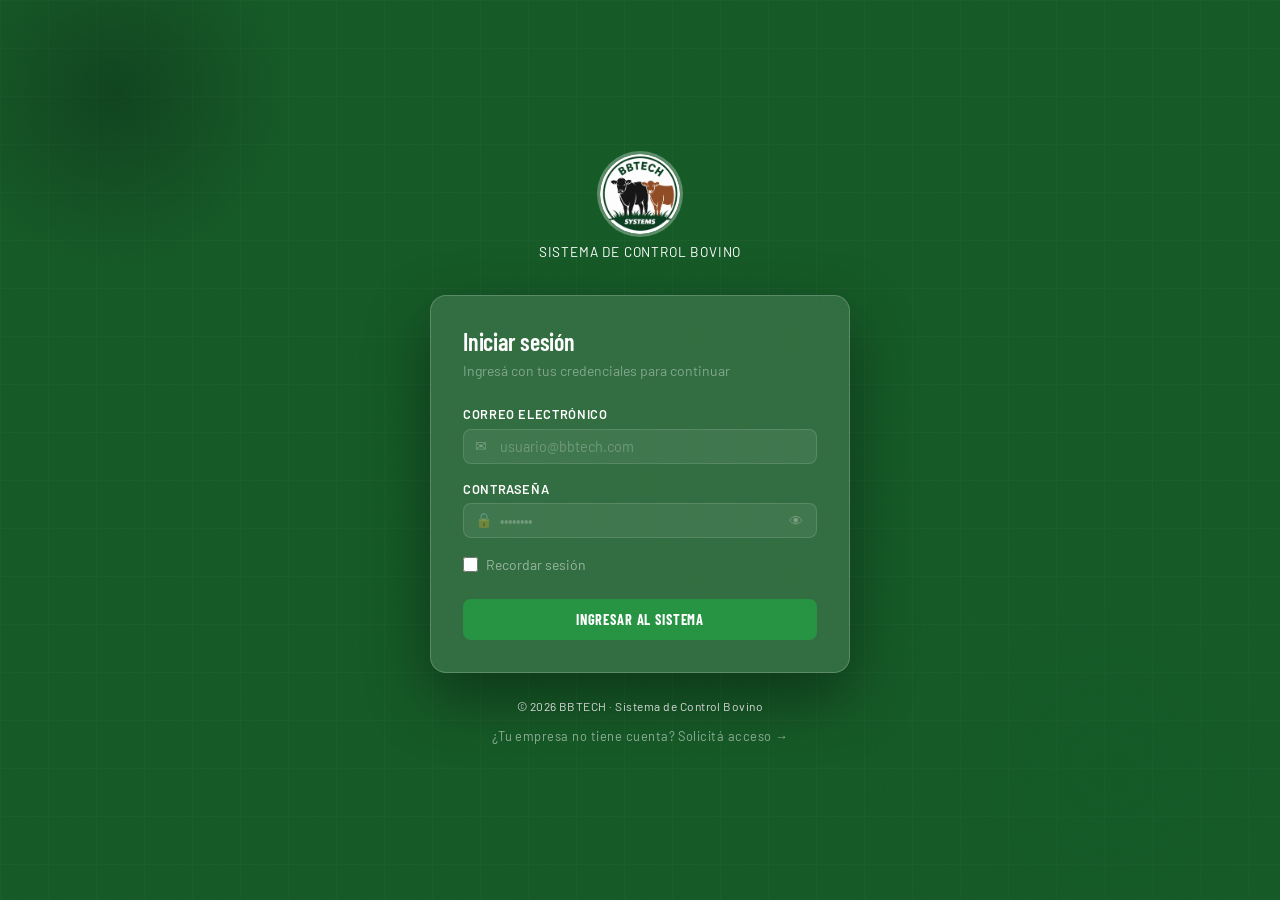
<file: index.html>
<!DOCTYPE html>
<html lang="es">

<head>
  <meta charset="UTF-8">
  <meta name="viewport" content="width=device-width, initial-scale=1.0">
  <title>BBTECH — Iniciar Sesión</title>
  <link rel="icon"
    href="data:image/svg+xml,<svg xmlns='http://www.w3.org/2000/svg' viewBox='0 0 100 100'><text y='.9em' font-size='90'>🐄</text></svg>">
  <link rel="stylesheet" href="css/main.css">
  <link rel="stylesheet" href="css/login.css">
</head>

<body class="login-page">

  <div class="login-bg" aria-hidden="true">
    <div class="login-bg-grid"></div>
    <div class="login-bg-circle1"></div>
    <div class="login-bg-circle2"></div>
  </div>

  <div class="login-container">
    <div class="login-header">
      <div style="display:flex;flex-direction:column;align-items:center;gap:12px">
        <a href="landing.html">
          <img src="assets/logo.png" alt="BBTECH Logo" class="login-logo-img"
            onerror="this.style.display='none';document.getElementById('login-logo-fallback').style.display='flex'">
        </a>
        <div id="login-logo-fallback" style="display:none;align-items:center;gap:12px">
          <a href="landing.html">
            <div class="login-logo-icon" aria-hidden="true">🐄</div>
          </a>
          <span class="login-logo-text">BBTECH</span>
        </div>
      </div>
      <div class="login-tagline" style="margin-top:8px">Sistema de Control Bovino</div>
    </div>

    <div class="login-card">
      <h2>Iniciar sesión</h2>
      <p class="subtitle">Ingresá con tus credenciales para continuar</p>

      <div class="login-error hidden" id="login-error" role="alert">
        <span>⚠</span>
        <span id="login-error-msg"></span>
      </div>

      <form class="login-form" id="login-form" novalidate autocomplete="on">
        <div class="form-group">
          <label class="form-label" for="email">Correo electrónico</label>
          <div class="login-input-wrapper">
            <span class="login-input-icon">✉</span>
            <input class="input" type="email" id="email" name="email" autocomplete="email"
              placeholder="usuario@bbtech.com" required maxlength="100">
          </div>
        </div>

        <div class="form-group">
          <label class="form-label" for="password">Contraseña</label>
          <div class="login-input-wrapper">
            <span class="login-input-icon">🔒</span>
            <input class="input" type="password" id="password" name="password" autocomplete="current-password"
              placeholder="••••••••" required maxlength="128">
            <button type="button" class="login-toggle-pw" id="toggle-pw" aria-label="Mostrar contraseña">
              <span id="eye-icon">👁</span>
            </button>
          </div>
        </div>

        <label class="remember-me">
          <input type="checkbox" id="remember-me" name="remember">
          Recordar sesión
        </label>

        <button type="submit" class="login-submit" id="login-btn">
          Ingresar al sistema
        </button>
      </form>
    </div>

    <div class="login-footer">
      <p>© 2026 BBTECH · Sistema de Control Bovino</p>
      <p style="margin-top:12px">
        <a href="registro.html" style="color:rgba(255,255,255,.55);text-decoration:none;font-size:.8rem;transition:color .15s"
          onmouseover="this.style.color='rgba(255,255,255,.9)'" onmouseout="this.style.color='rgba(255,255,255,.55)'">
          ¿Tu empresa no tiene cuenta? Solicitá acceso →
        </a>
      </p>
    </div>
  </div>

  <!-- store.js PRIMERO, luego el script inline — orden garantizado al final del body -->
  <script src="js/store.js"></script>
  <script>
    (function () {
      'use strict';

      if (BBT.Auth.isLoggedIn()) {
        // Decodificar el JWT para saber el rol sin hacer un request async
        var tok = localStorage.getItem('bbtech_token') || sessionStorage.getItem('bbtech_token');
        var rol = null;
        try { rol = JSON.parse(atob(tok.split('.')[1])).rol; } catch(e) {}
        window.location.href = rol === 'superadmin' ? 'superadmin.html' : 'app.html';
        return;
      }

      var form = document.getElementById('login-form');
      var emailEl = document.getElementById('email');
      var pwEl = document.getElementById('password');
      var errorEl = document.getElementById('login-error');
      var errorMsg = document.getElementById('login-error-msg');
      var btn = document.getElementById('login-btn');
      var togglePw = document.getElementById('toggle-pw');
      var eyeIcon = document.getElementById('eye-icon');
      var remember = document.getElementById('remember-me');

      function showError(msg) {
        errorMsg.textContent = msg;
        errorEl.classList.remove('hidden');
      }

      togglePw.addEventListener('click', function () {
        if (pwEl.type === 'password') {
          pwEl.type = 'text';
          eyeIcon.textContent = '🙈';
        } else {
          pwEl.type = 'password';
          eyeIcon.textContent = '👁';
        }
      });

      [emailEl, pwEl].forEach(function (el) {
        el.addEventListener('input', function () {
          errorEl.classList.add('hidden');
        });
      });

      form.addEventListener('submit', function (e) {
        e.preventDefault();

        var email = emailEl.value.trim();
        var password = pwEl.value;

        if (!email || !password) {
          showError('Completá todos los campos.');
          return;
        }

        btn.disabled = true;
        btn.textContent = 'Verificando...';
        errorEl.classList.add('hidden');

        BBT.Auth.login(email, password, remember.checked).then(function (res) {
          if (res.ok) {
            btn.textContent = '✓ Ingresando...';
            // Superadmin va a su panel separado
            if (res.user && res.user.rol === 'superadmin') {
              window.location.href = 'superadmin.html';
            } else {
              window.location.href = 'app.html';
            }
          } else {
            showError(res.error || 'Credenciales incorrectas.');
            btn.disabled = false;
            btn.textContent = 'Ingresar al sistema';
          }
        }).catch(function () {
          showError('Error de conexión. Verificá tu internet.');
          btn.disabled = false;
          btn.textContent = 'Ingresar al sistema';
        });
      });

    })();
  </script>

</body>

</html>
</file>
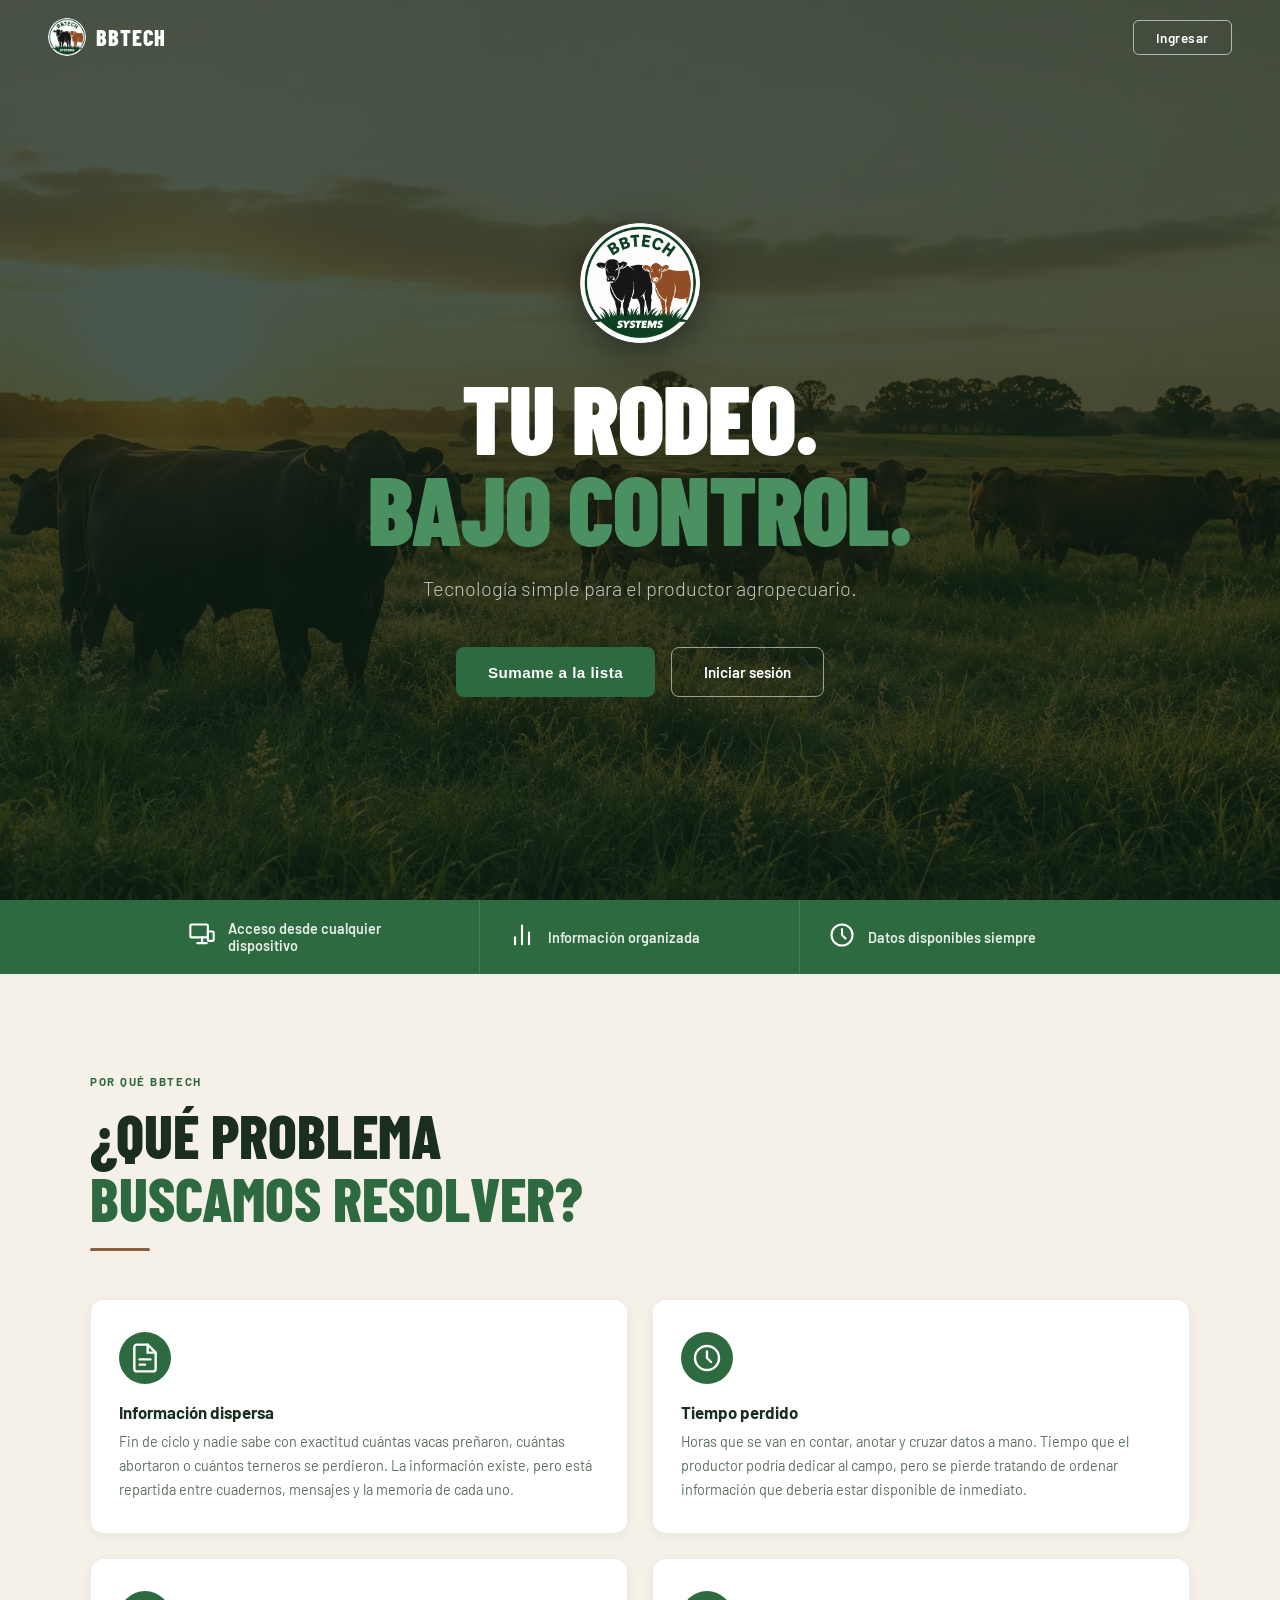
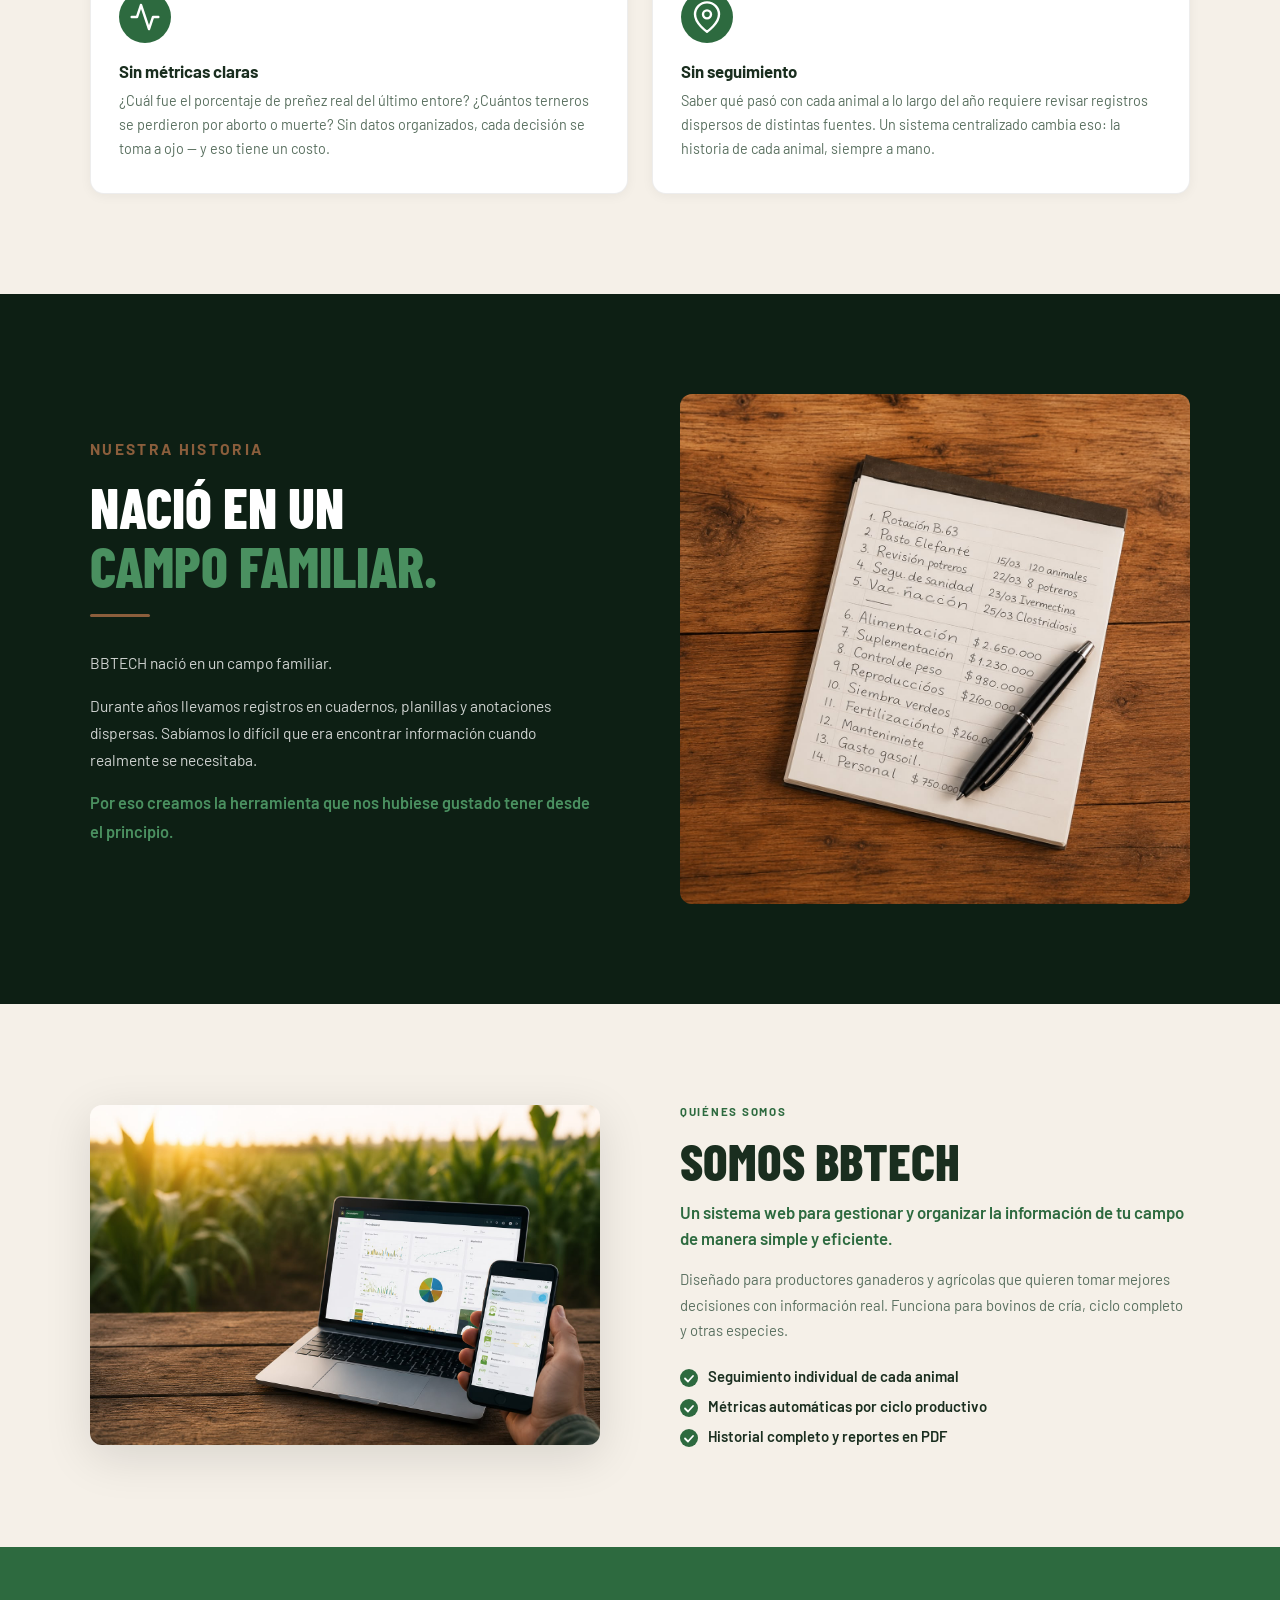
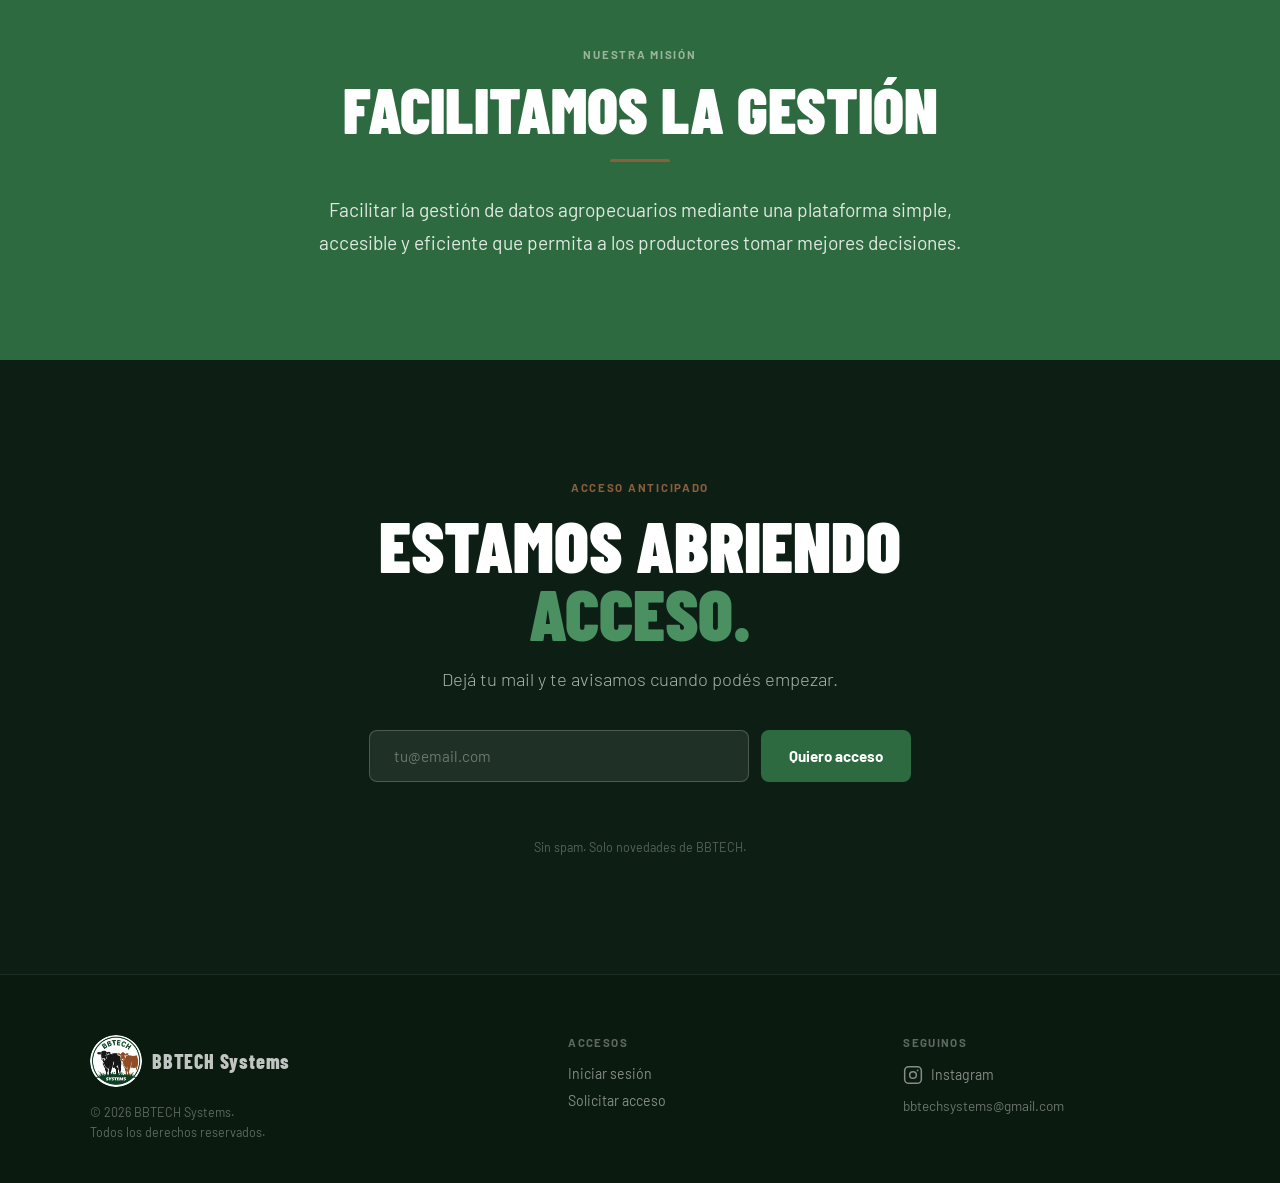
<file: landing.html>
<!DOCTYPE html>
<html lang="es">
<head>
  <meta charset="UTF-8">
  <meta name="viewport" content="width=device-width, initial-scale=1.0">
  <title>BBTECH Systems — Gestión Agropecuaria</title>
  <meta name="description" content="Tecnología simple para el productor agropecuario. Seguimiento de animales, métricas automáticas y reportes en PDF.">
  <link rel="icon" href="data:image/svg+xml,<svg xmlns='http://www.w3.org/2000/svg' viewBox='0 0 100 100'><text y='.9em' font-size='90'>🐄</text></svg>">
  <link rel="preconnect" href="https://fonts.googleapis.com">
  <link rel="preconnect" href="https://fonts.gstatic.com" crossorigin>
  <link href="https://fonts.googleapis.com/css2?family=Barlow:wght@300;400;600;700;800;900&family=Barlow+Condensed:wght@700;800;900&display=swap" rel="stylesheet">
  <style>
    /* ── Reset & variables ───────────────────────────────────── */
    *, *::before, *::after { box-sizing: border-box; margin: 0; padding: 0; }

    :root {
      --verde-oscuro: #0d1f14;
      --verde:        #2d6a3f;
      --verde-claro:  #4a9060;
      --marron:       #8B5E3C;
      --crema:        #f5f0e8;
      --texto-oscuro: #1a2e1f;
      --texto-claro:  #e8f0eb;
      --blanco:       #ffffff;
    }

    html { scroll-behavior: smooth; }

    body {
      font-family: 'Barlow', sans-serif;
      font-weight: 400;
      color: var(--texto-oscuro);
      background: var(--verde-oscuro);
      overflow-x: hidden;
    }

    img { display: block; max-width: 100%; }
    a { text-decoration: none; color: inherit; }

    /* ── Navbar ──────────────────────────────────────────────── */
    .navbar {
      position: fixed; top: 0; left: 0; right: 0; z-index: 100;
      display: flex; align-items: center; justify-content: space-between;
      padding: 18px 48px;
      transition: background .3s ease, backdrop-filter .3s ease, padding .3s ease;
    }
    .navbar.scrolled {
      background: rgba(13,31,20,0.95);
      backdrop-filter: blur(12px);
      padding: 12px 48px;
    }
    .navbar-logo {
      display: flex; align-items: center; gap: 10px;
      color: var(--blanco); font-family: 'Barlow Condensed', sans-serif;
      font-weight: 800; font-size: 1.4rem; letter-spacing: .04em;
    }
    .navbar-logo img {
      width: 38px; height: 38px; border-radius: 50%;
      object-fit: cover;
    }
    .navbar-logo .logo-fallback {
      width: 38px; height: 38px; border-radius: 50%;
      background: var(--verde); display: flex; align-items: center;
      justify-content: center; font-size: 1.1rem;
    }
    .btn-nav {
      display: inline-block;
      border: 1.5px solid rgba(255,255,255,.6);
      color: var(--blanco);
      padding: 8px 22px; border-radius: 6px;
      font-family: 'Barlow', sans-serif;
      font-weight: 600; font-size: .85rem; letter-spacing: .04em;
      transition: background .2s, border-color .2s, color .2s;
    }
    .btn-nav:hover {
      background: var(--blanco); color: var(--verde-oscuro);
      border-color: var(--blanco);
    }

    /* ── Hero ────────────────────────────────────────────────── */
    .hero {
      position: relative; min-height: 100vh;
      display: flex; flex-direction: column;
      align-items: center; justify-content: center;
      text-align: center;
      padding: 120px 24px 100px;
    }
    .hero-bg {
      position: absolute; inset: 0; z-index: 0;
      background: linear-gradient(135deg, #0d1f14 0%, #1a3d24 100%);
      overflow: hidden;
    }
    .hero-bg img {
      width: 100%; height: 100%;
      object-fit: cover; object-position: center;
      opacity: 1;
    }
    .hero-overlay {
      position: absolute; inset: 0;
      background: rgba(13,31,20,0.75);
    }
    .hero-content {
      position: relative; z-index: 1;
      max-width: 820px; margin: 0 auto;
    }
    .hero-logo {
      width: 120px; height: 120px;
      border-radius: 50%; object-fit: cover;
      margin: 0 auto 28px;
      box-shadow: 0 8px 40px rgba(0,0,0,.45);
    }
    .hero-logo-fallback {
      width: 120px; height: 120px; border-radius: 50%;
      background: var(--verde); margin: 0 auto 28px;
      display: flex; align-items: center;
      justify-content: center; font-size: 3rem;
      box-shadow: 0 8px 40px rgba(0,0,0,.45);
    }
    .hero-title {
      font-family: 'Barlow Condensed', sans-serif;
      font-weight: 900; text-transform: uppercase;
      font-size: clamp(52px, 8vw, 96px);
      line-height: .95; letter-spacing: -.01em;
      color: var(--blanco);
      margin-bottom: 20px;
    }
    .hero-title .accent { color: var(--verde-claro); }
    .hero-sub {
      font-weight: 300; font-size: 1.25rem;
      color: rgba(255,255,255,.72); margin-bottom: 44px;
      line-height: 1.5;
    }
    .hero-btns {
      display: flex; gap: 16px; justify-content: center;
      flex-wrap: wrap;
    }
    .btn-primary {
      display: inline-block;
      background: var(--verde); color: var(--blanco);
      padding: 16px 32px; border-radius: 8px;
      font-weight: 700; font-size: .95rem; letter-spacing: .03em;
      transition: background .2s, transform .15s;
      border: none; cursor: pointer;
    }
    .btn-primary:hover { background: var(--verde-claro); transform: translateY(-1px); }
    .btn-outline-white {
      display: inline-block;
      border: 1.5px solid rgba(255,255,255,.55);
      color: var(--blanco);
      padding: 15px 32px; border-radius: 8px;
      font-weight: 600; font-size: .95rem;
      transition: background .2s, border-color .2s, color .2s, transform .15s;
    }
    .btn-outline-white:hover {
      background: var(--blanco); color: var(--verde-oscuro);
      border-color: var(--blanco); transform: translateY(-1px);
    }

    /* Hero strip */
    .hero-strip {
      background: var(--verde);
      display: flex; justify-content: center; gap: 0;
    }
    .strip-item {
      flex: 1; max-width: 320px;
      display: flex; align-items: center; gap: 12px;
      padding: 20px 28px;
      border-right: 1px solid rgba(255,255,255,.12);
      color: rgba(255,255,255,.88);
      font-weight: 600; font-size: .9rem;
    }
    .strip-item:last-child { border-right: none; }
    .strip-icon {
      font-size: 1.3rem; flex-shrink: 0;
    }

    /* ── Sección helper: etiqueta pequeña ────────────────────── */
    .sec-label {
      font-size: .72rem; font-weight: 700;
      letter-spacing: .15em; text-transform: uppercase;
      margin-bottom: 16px;
    }
    .sec-label.verde  { color: var(--verde); }
    .sec-label.marron { color: var(--marron); }
    .sec-label.crema  { color: rgba(245,240,232,.55); }

    .deco-line {
      width: 60px; height: 3px;
      background: var(--marron);
      border-radius: 2px; margin: 18px 0 32px;
    }
    .deco-line.centered { margin-left: auto; margin-right: auto; }

    /* ── Sección 2 — El problema ─────────────────────────────── */
    .sec-problema {
      background: var(--crema);
      padding: 100px 48px;
    }
    .sec-problema-inner {
      max-width: 1100px; margin: 0 auto;
    }
    .problema-title {
      font-family: 'Barlow Condensed', sans-serif;
      font-weight: 800; text-transform: uppercase;
      font-size: clamp(36px, 5vw, 60px);
      color: var(--texto-oscuro); line-height: 1.05;
      margin-bottom: 0;
    }
    .problema-title .verde { color: var(--verde); }

    .problema-grid {
      display: grid;
      grid-template-columns: repeat(2, 1fr);
      gap: 24px; margin-top: 48px;
    }
    .problema-card {
      background: var(--blanco);
      border: 1px solid rgba(0,0,0,.07);
      border-radius: 14px;
      padding: 32px 28px;
      box-shadow: 0 2px 12px rgba(0,0,0,.05);
      transition: transform .25s ease, box-shadow .25s ease;
    }
    .problema-card:hover {
      transform: translateY(-4px);
      box-shadow: 0 8px 32px rgba(0,0,0,.10);
    }
    .problema-icon-wrap {
      width: 52px; height: 52px; border-radius: 50%;
      background: var(--verde); display: flex;
      align-items: center; justify-content: center;
      font-size: 1.4rem; margin-bottom: 18px;
    }
    .problema-card h3 {
      font-weight: 700; font-size: 1.05rem;
      color: var(--texto-oscuro); margin-bottom: 8px;
    }
    .problema-card p {
      font-size: .9rem; color: #5a7060;
      line-height: 1.65;
    }

    /* ── Sección 3 — Historia ────────────────────────────────── */
    .sec-historia {
      background: var(--verde-oscuro);
      padding: 100px 48px;
    }
    .sec-historia-inner {
      max-width: 1100px; margin: 0 auto;
      display: grid; grid-template-columns: 1fr 1fr;
      gap: 80px; align-items: center;
    }
    .historia-title {
      font-family: 'Barlow Condensed', sans-serif;
      font-weight: 800; text-transform: uppercase;
      font-size: clamp(36px, 4.5vw, 56px);
      color: var(--blanco); line-height: 1.05;
    }
    .historia-title .verde { color: var(--verde-claro); }
    .historia-texto p {
      font-size: .97rem; color: rgba(255,255,255,.80);
      line-height: 1.75; margin-bottom: 16px;
    }
    .historia-texto p.destacado {
      color: var(--verde-claro); font-weight: 600;
      font-size: 1.02rem;
    }
    .historia-img {
      width: 100%; border-radius: 12px;
      object-fit: cover; min-height: 320px;
    }
    .historia-img-fallback {
      width: 100%; min-height: 320px;
      background: #1a3d24; border-radius: 12px;
      display: flex; align-items: center;
      justify-content: center; font-size: 4rem;
    }

    /* ── Sección 4 — Quiénes somos ──────────────────────────── */
    .sec-quienes {
      background: var(--crema);
      padding: 100px 48px;
    }
    .sec-quienes-inner {
      max-width: 1100px; margin: 0 auto;
      display: grid; grid-template-columns: 1fr 1fr;
      gap: 80px; align-items: center;
    }
    .quienes-img {
      width: 100%; border-radius: 12px;
      object-fit: cover; min-height: 320px;
      box-shadow: 0 12px 48px rgba(0,0,0,.12);
    }
    .quienes-img-fallback {
      width: 100%; min-height: 320px;
      background: #e0d8cc; border-radius: 12px;
      display: flex; align-items: center;
      justify-content: center; font-size: 4rem;
    }
    .quienes-title {
      font-family: 'Barlow Condensed', sans-serif;
      font-weight: 800; text-transform: uppercase;
      font-size: clamp(36px, 4vw, 52px);
      color: var(--texto-oscuro); line-height: 1.05;
      margin-bottom: 12px;
    }
    .quienes-sub {
      font-weight: 600; font-size: 1.05rem;
      color: var(--verde); margin-bottom: 16px;
      line-height: 1.55;
    }
    .quienes-texto {
      font-size: .93rem; color: #5a7060;
      line-height: 1.7; margin-bottom: 24px;
    }
    .check-list { list-style: none; display: flex; flex-direction: column; gap: 10px; }
    .check-list li {
      display: flex; align-items: flex-start; gap: 10px;
      font-size: .93rem; color: var(--texto-oscuro); font-weight: 600;
    }
    .check-list li svg { flex-shrink: 0; margin-top: 2px; }

    /* ── Sección 5 — Misión ──────────────────────────────────── */
    .sec-mision {
      background: var(--verde);
      padding: 100px 48px;
      text-align: center;
    }
    .sec-mision-inner { max-width: 700px; margin: 0 auto; }
    .mision-title {
      font-family: 'Barlow Condensed', sans-serif;
      font-weight: 900; text-transform: uppercase;
      font-size: clamp(40px, 6vw, 64px);
      color: var(--blanco); line-height: 1;
      margin-bottom: 0;
    }
    .mision-texto {
      font-size: 1.2rem; font-weight: 400;
      color: rgba(255,255,255,.85);
      line-height: 1.7; margin-top: 8px;
    }

    /* ── Sección 6 — Email ───────────────────────────────────── */
    .sec-email {
      background: var(--verde-oscuro);
      padding: 120px 48px;
      text-align: center;
    }
    .sec-email-inner { max-width: 640px; margin: 0 auto; }
    .email-title {
      font-family: 'Barlow Condensed', sans-serif;
      font-weight: 900; text-transform: uppercase;
      font-size: clamp(44px, 7vw, 72px);
      color: var(--blanco); line-height: .95;
      margin-bottom: 0;
    }
    .email-title .accent { color: var(--verde-claro); }
    .email-sub {
      font-weight: 300; font-size: 1.15rem;
      color: rgba(255,255,255,.65);
      margin: 20px 0 36px; line-height: 1.5;
    }
    .email-form {
      display: flex; gap: 12px;
      justify-content: center;
    }
    .email-input {
      flex: 1; max-width: 380px;
      background: rgba(255,255,255,.08);
      border: 1.5px solid rgba(255,255,255,.2);
      color: var(--blanco);
      padding: 16px 24px; border-radius: 8px;
      font-family: 'Barlow', sans-serif;
      font-size: .95rem;
      outline: none; transition: border-color .2s;
    }
    .email-input::placeholder { color: rgba(255,255,255,.35); }
    .email-input:focus { border-color: rgba(255,255,255,.5); }
    .btn-email {
      background: var(--verde); color: var(--blanco);
      border: none; cursor: pointer;
      padding: 16px 28px; border-radius: 8px;
      font-family: 'Barlow', sans-serif;
      font-weight: 700; font-size: .95rem;
      white-space: nowrap;
      transition: background .2s, transform .15s;
    }
    .btn-email:hover { background: var(--verde-claro); transform: translateY(-1px); }
    .btn-email:disabled { opacity: .6; cursor: not-allowed; transform: none; }
    .email-msg {
      margin-top: 16px; font-size: .9rem;
      min-height: 22px; font-weight: 600;
    }
    .email-msg.ok    { color: var(--verde-claro); }
    .email-msg.dup   { color: var(--marron); }
    .email-msg.err   { color: #f87171; }
    .email-legal {
      margin-top: 20px; font-size: .78rem;
      color: rgba(255,255,255,.3);
    }

    /* ── Footer ──────────────────────────────────────────────── */
    .footer {
      background: #0a1a0e;
      border-top: 1px solid rgba(255,255,255,.08);
      padding: 60px 48px 40px;
    }
    .footer-inner {
      max-width: 1100px; margin: 0 auto;
      display: grid; grid-template-columns: 1.5fr 1fr 1fr;
      gap: 48px;
    }
    .footer-brand {
      display: flex; flex-direction: column; gap: 12px;
    }
    .footer-logo-wrap {
      display: flex; align-items: center; gap: 10px;
    }
    .footer-logo {
      width: 52px; height: 52px; border-radius: 50%;
      object-fit: cover;
    }
    .footer-logo-fallback {
      width: 52px; height: 52px; border-radius: 50%;
      background: var(--verde);
      display: flex; align-items: center;
      justify-content: center; font-size: 1.4rem;
    }
    .footer-brand-name {
      font-family: 'Barlow Condensed', sans-serif;
      font-weight: 800; font-size: 1.25rem;
      color: rgba(255,255,255,.75); letter-spacing: .04em;
    }
    .footer-copy {
      font-size: .78rem; color: rgba(255,255,255,.35);
      line-height: 1.6; margin-top: 4px;
    }
    .footer-col h4 {
      font-size: .72rem; font-weight: 700; letter-spacing: .12em;
      text-transform: uppercase; color: rgba(255,255,255,.35);
      margin-bottom: 16px;
    }
    .footer-links { display: flex; flex-direction: column; gap: 10px; }
    .footer-links a {
      font-size: .88rem; color: rgba(255,255,255,.5);
      transition: color .15s;
    }
    .footer-links a:hover { color: var(--blanco); }
    .footer-social {
      display: flex; align-items: center; gap: 10px;
      margin-bottom: 12px;
    }
    .footer-social a {
      display: flex; align-items: center; gap: 8px;
      color: rgba(255,255,255,.5); font-size: .88rem;
      transition: color .15s;
    }
    .footer-social a:hover { color: var(--blanco); }
    .footer-email {
      font-size: .85rem; color: rgba(255,255,255,.4);
    }

    /* ── Animations ──────────────────────────────────────────── */
    .anim-fade {
      opacity: 0;
      transform: translateY(30px);
      transition: opacity .6s ease-out, transform .6s ease-out;
    }
    .anim-fade.visible {
      opacity: 1; transform: translateY(0);
    }
    .anim-fade[data-delay="1"] { transition-delay: .1s; }
    .anim-fade[data-delay="2"] { transition-delay: .2s; }
    .anim-fade[data-delay="3"] { transition-delay: .3s; }

    /* ── Responsive ──────────────────────────────────────────── */
    @media (max-width: 1023px) {
      .sec-historia-inner,
      .sec-quienes-inner { grid-template-columns: 1fr; gap: 40px; }

      .sec-historia-inner .historia-img-wrap { order: -1; }

      .footer-inner { grid-template-columns: 1fr 1fr; }
      .footer-brand { grid-column: 1 / -1; }

      .hero-strip { flex-direction: column; align-items: center; }
      .strip-item { border-right: none; border-bottom: 1px solid rgba(255,255,255,.12); max-width: 100%; width: 100%; }
      .strip-item:last-child { border-bottom: none; }
    }

    @media (max-width: 767px) {
      .navbar { padding: 14px 20px; }
      .navbar.scrolled { padding: 10px 20px; }

      .sec-problema,
      .sec-historia,
      .sec-quienes,
      .sec-mision,
      .sec-email { padding: 72px 20px; }

      .problema-grid { grid-template-columns: 1fr; }

      .email-form { flex-direction: column; align-items: stretch; }
      .email-input { max-width: 100%; }

      .footer { padding: 48px 20px 32px; }
      .footer-inner { grid-template-columns: 1fr; gap: 32px; }
      .footer-brand { grid-column: auto; }

      .hero { padding: 100px 20px 80px; }
    }
  </style>
</head>
<body>

  <!-- ── Navbar ── -->
  <nav class="navbar" id="navbar">
    <a href="landing.html" class="navbar-logo">
      <img src="assets/logo.png" alt="BBTECH"
        onerror="this.style.display='none';this.nextElementSibling.style.display='flex'">
      <div class="logo-fallback" style="display:none">🐄</div>
      BBTECH
    </a>
    <a href="index.html" class="btn-nav">Ingresar</a>
  </nav>

  <!-- ── SECCIÓN 1: Hero ── -->
  <section class="hero">
    <div class="hero-bg">
      <img src="assets/foto-campo.jpg" alt="Campo argentino"
        onerror="this.style.display='none'">
      <div class="hero-overlay"></div>
    </div>

    <div class="hero-content anim-fade">
      <img src="assets/logo.png" alt="BBTECH Logo" class="hero-logo"
        onerror="this.style.display='none';this.nextElementSibling.style.display='flex'">
      <div class="hero-logo-fallback" style="display:none">🐄</div>

      <h1 class="hero-title">
        Tu rodeo.<br>
        <span class="accent">Bajo control.</span>
      </h1>
      <p class="hero-sub">Tecnología simple para el productor agropecuario.</p>

      <div class="hero-btns">
        <button class="btn-primary" onclick="document.getElementById('seccion-email').scrollIntoView({behavior:'smooth'})">
          Sumame a la lista
        </button>
        <a href="index.html" class="btn-outline-white">Iniciar sesión</a>
      </div>
    </div>
  </section>

  <!-- Hero strip -->
  <div class="hero-strip">
    <div class="strip-item">
      <span class="strip-icon">
        <svg width="28" height="28" viewBox="0 0 24 24" fill="none" stroke="white" stroke-width="1.8" stroke-linecap="round" stroke-linejoin="round">
          <rect x="2" y="3" width="15" height="11" rx="1"/><path d="M8 19h8m-4-5v5"/><rect x="17" y="9" width="5" height="8" rx="1"/>
        </svg>
      </span>
      <span>Acceso desde cualquier dispositivo</span>
    </div>
    <div class="strip-item">
      <span class="strip-icon">
        <svg width="28" height="28" viewBox="0 0 24 24" fill="none" stroke="white" stroke-width="1.8" stroke-linecap="round" stroke-linejoin="round">
          <line x1="18" y1="20" x2="18" y2="10"/><line x1="12" y1="20" x2="12" y2="4"/><line x1="6" y1="20" x2="6" y2="14"/>
        </svg>
      </span>
      <span>Información organizada</span>
    </div>
    <div class="strip-item">
      <span class="strip-icon">
        <svg width="28" height="28" viewBox="0 0 24 24" fill="none" stroke="white" stroke-width="1.8" stroke-linecap="round" stroke-linejoin="round">
          <circle cx="12" cy="12" r="9"/><path d="M12 7v5l3 3"/>
        </svg>
      </span>
      <span>Datos disponibles siempre</span>
    </div>
  </div>

  <!-- ── SECCIÓN 2: El problema ── -->
  <section class="sec-problema">
    <div class="sec-problema-inner">
      <p class="sec-label verde anim-fade">Por qué BBTECH</p>
      <h2 class="problema-title anim-fade">
        ¿Qué problema<br>
        <span class="verde">buscamos resolver?</span>
      </h2>
      <div class="deco-line anim-fade"></div>

      <div class="problema-grid">
        <div class="problema-card anim-fade" data-delay="0">
          <div class="problema-icon-wrap">
            <svg width="32" height="32" viewBox="0 0 24 24" fill="none" stroke="white" stroke-width="1.8" stroke-linecap="round" stroke-linejoin="round">
              <path d="M14 2H6a2 2 0 0 0-2 2v16a2 2 0 0 0 2 2h12a2 2 0 0 0 2-2V8z"/><polyline points="14 2 14 8 20 8"/><line x1="8" y1="13" x2="16" y2="13"/><line x1="8" y1="17" x2="12" y2="17"/>
            </svg>
          </div>
          <h3>Información dispersa</h3>
          <p>Fin de ciclo y nadie sabe con exactitud cuántas vacas preñaron, cuántas abortaron o cuántos terneros se perdieron. La información existe, pero está repartida entre cuadernos, mensajes y la memoria de cada uno.</p>
        </div>
        <div class="problema-card anim-fade" data-delay="1">
          <div class="problema-icon-wrap">
            <svg width="32" height="32" viewBox="0 0 24 24" fill="none" stroke="white" stroke-width="1.8" stroke-linecap="round" stroke-linejoin="round">
              <circle cx="12" cy="12" r="9"/><path d="M12 7v5l3 3"/>
            </svg>
          </div>
          <h3>Tiempo perdido</h3>
          <p>Horas que se van en contar, anotar y cruzar datos a mano. Tiempo que el productor podría dedicar al campo, pero se pierde tratando de ordenar información que debería estar disponible de inmediato.</p>
        </div>
        <div class="problema-card anim-fade" data-delay="2">
          <div class="problema-icon-wrap">
            <svg width="32" height="32" viewBox="0 0 24 24" fill="none" stroke="white" stroke-width="1.8" stroke-linecap="round" stroke-linejoin="round">
              <polyline points="22 12 18 12 15 21 9 3 6 12 2 12"/>
            </svg>
          </div>
          <h3>Sin métricas claras</h3>
          <p>¿Cuál fue el porcentaje de preñez real del último entore? ¿Cuántos terneros se perdieron por aborto o muerte? Sin datos organizados, cada decisión se toma a ojo — y eso tiene un costo.</p>
        </div>
        <div class="problema-card anim-fade" data-delay="3">
          <div class="problema-icon-wrap">
            <svg width="32" height="32" viewBox="0 0 24 24" fill="none" stroke="white" stroke-width="1.8" stroke-linecap="round" stroke-linejoin="round">
              <path d="M21 10c0 7-9 13-9 13s-9-6-9-13a9 9 0 0 1 18 0z"/><circle cx="12" cy="10" r="3"/>
            </svg>
          </div>
          <h3>Sin seguimiento</h3>
          <p>Saber qué pasó con cada animal a lo largo del año requiere revisar registros dispersos de distintas fuentes. Un sistema centralizado cambia eso: la historia de cada animal, siempre a mano.</p>
        </div>
      </div>
    </div>
  </section>

  <!-- ── SECCIÓN 3: Historia ── -->
  <section class="sec-historia">
    <div class="sec-historia-inner">
      <div class="historia-texto">
        <p class="sec-label marron anim-fade">Nuestra historia</p>
        <h2 class="historia-title anim-fade">
          Nació en un<br>
          <span class="verde">campo familiar.</span>
        </h2>
        <div class="deco-line anim-fade"></div>
        <div class="anim-fade">
          <p>BBTECH nació en un campo familiar.</p>
          <p>Durante años llevamos registros en cuadernos, planillas y anotaciones dispersas. Sabíamos lo difícil que era encontrar información cuando realmente se necesitaba.</p>
          <p class="destacado">Por eso creamos la herramienta que nos hubiese gustado tener desde el principio.</p>
        </div>
      </div>
      <div class="historia-img-wrap anim-fade">
        <img src="assets/foto-cuaderno.jpg" alt="Cuaderno de campo"
          class="historia-img"
          onerror="this.style.display='none';this.nextElementSibling.style.display='flex'">
        <div class="historia-img-fallback" style="display:none;color:rgba(255,255,255,.3);font-size:1rem;font-family:'Barlow',sans-serif">Foto de campo</div>
      </div>
    </div>
  </section>

  <!-- ── SECCIÓN 4: Quiénes somos ── -->
  <section class="sec-quienes">
    <div class="sec-quienes-inner">
      <div class="anim-fade">
        <img src="assets/foto-dispositivos.jpg" alt="BBTECH en dispositivos"
          class="quienes-img"
          onerror="this.style.display='none';this.nextElementSibling.style.display='flex'">
        <div class="quienes-img-fallback" style="display:none;color:#8a7a6a;font-size:1rem;font-family:'Barlow',sans-serif">BBTECH en pantallas</div>
      </div>
      <div>
        <p class="sec-label verde anim-fade">Quiénes somos</p>
        <h2 class="quienes-title anim-fade">Somos BBTECH</h2>
        <p class="quienes-sub anim-fade">Un sistema web para gestionar y organizar la información de tu campo de manera simple y eficiente.</p>
        <p class="quienes-texto anim-fade">Diseñado para productores ganaderos y agrícolas que quieren tomar mejores decisiones con información real. Funciona para bovinos de cría, ciclo completo y otras especies.</p>
        <ul class="check-list anim-fade">
          <li>
            <svg width="18" height="18" viewBox="0 0 18 18" fill="none">
              <circle cx="9" cy="9" r="9" fill="#2d6a3f"/>
              <path d="M5 9.5l3 3 5-5.5" stroke="#fff" stroke-width="1.8" stroke-linecap="round" stroke-linejoin="round"/>
            </svg>
            Seguimiento individual de cada animal
          </li>
          <li>
            <svg width="18" height="18" viewBox="0 0 18 18" fill="none">
              <circle cx="9" cy="9" r="9" fill="#2d6a3f"/>
              <path d="M5 9.5l3 3 5-5.5" stroke="#fff" stroke-width="1.8" stroke-linecap="round" stroke-linejoin="round"/>
            </svg>
            Métricas automáticas por ciclo productivo
          </li>
          <li>
            <svg width="18" height="18" viewBox="0 0 18 18" fill="none">
              <circle cx="9" cy="9" r="9" fill="#2d6a3f"/>
              <path d="M5 9.5l3 3 5-5.5" stroke="#fff" stroke-width="1.8" stroke-linecap="round" stroke-linejoin="round"/>
            </svg>
            Historial completo y reportes en PDF
          </li>
        </ul>
      </div>
    </div>
  </section>

  <!-- ── SECCIÓN 5: Misión ── -->
  <section class="sec-mision">
    <div class="sec-mision-inner">
      <p class="sec-label crema anim-fade">Nuestra misión</p>
      <h2 class="mision-title anim-fade">Facilitamos la gestión</h2>
      <div class="deco-line centered anim-fade"></div>
      <p class="mision-texto anim-fade">Facilitar la gestión de datos agropecuarios mediante una plataforma simple, accesible y eficiente que permita a los productores tomar mejores decisiones.</p>
    </div>
  </section>

  <!-- ── SECCIÓN 6: Captura de email ── -->
  <section class="sec-email" id="seccion-email">
    <div class="sec-email-inner">
      <p class="sec-label marron anim-fade">Acceso anticipado</p>
      <h2 class="email-title anim-fade">
        Estamos abriendo<br>
        <span class="accent">acceso.</span>
      </h2>
      <p class="email-sub anim-fade">Dejá tu mail y te avisamos cuando podés empezar.</p>

      <form class="email-form anim-fade" id="leads-form" novalidate>
        <input
          type="email" class="email-input" id="leads-email"
          placeholder="tu@email.com" autocomplete="email" required
          maxlength="120">
        <button type="submit" class="btn-email" id="leads-btn">
          Quiero acceso
        </button>
      </form>
      <p class="email-msg" id="leads-msg" aria-live="polite"></p>
      <p class="email-legal">Sin spam. Solo novedades de BBTECH.</p>
    </div>
  </section>

  <!-- ── SECCIÓN 7: Footer ── -->
  <footer class="footer">
    <div class="footer-inner">
      <div class="footer-brand">
        <div class="footer-logo-wrap">
          <img src="assets/logo.png" alt="BBTECH" class="footer-logo"
            onerror="this.style.display='none';this.nextElementSibling.style.display='flex'">
          <div class="footer-logo-fallback" style="display:none">🐄</div>
          <span class="footer-brand-name">BBTECH Systems</span>
        </div>
        <p class="footer-copy">© 2026 BBTECH Systems.<br>Todos los derechos reservados.</p>
      </div>

      <div class="footer-col">
        <h4>Accesos</h4>
        <div class="footer-links">
          <a href="index.html">Iniciar sesión</a>
          <a href="#seccion-email" onclick="event.preventDefault();document.getElementById('seccion-email').scrollIntoView({behavior:'smooth'})">Solicitar acceso</a>
        </div>
      </div>

      <div class="footer-col">
        <h4>Seguinos</h4>
        <div class="footer-social">
          <a href="https://instagram.com/bbtechagro" target="_blank" rel="noopener">
            <svg width="20" height="20" viewBox="0 0 24 24" fill="none" stroke="currentColor" stroke-width="1.8" stroke-linecap="round" stroke-linejoin="round">
              <rect x="2" y="2" width="20" height="20" rx="5" ry="5"/>
              <circle cx="12" cy="12" r="4"/>
              <circle cx="17.5" cy="6.5" r="1" fill="currentColor" stroke="none"/>
            </svg>
            Instagram
          </a>
        </div>
        <p class="footer-email">bbtechsystems@gmail.com</p>
      </div>
    </div>
  </footer>

  <script src="config.js"></script>
  <script>
    'use strict';

    /* ── Navbar scroll ── */
    (function () {
      var nav = document.getElementById('navbar');
      window.addEventListener('scroll', function () {
        if (window.scrollY > 80) {
          nav.classList.add('scrolled');
        } else {
          nav.classList.remove('scrolled');
        }
      }, { passive: true });
    })();

    /* ── Intersection Observer — fade-in ── */
    (function () {
      var observer = new IntersectionObserver(function (entries) {
        entries.forEach(function (entry) {
          if (entry.isIntersecting) {
            entry.target.classList.add('visible');
            observer.unobserve(entry.target);
          }
        });
      }, { threshold: 0.12 });

      document.querySelectorAll('.anim-fade').forEach(function (el) {
        observer.observe(el);
      });
    })();

    /* ── Formulario de email ── */
    (function () {
      var form  = document.getElementById('leads-form');
      var input = document.getElementById('leads-email');
      var btn   = document.getElementById('leads-btn');
      var msg   = document.getElementById('leads-msg');

      function setMsg(text, cls) {
        msg.textContent = text;
        msg.className = 'email-msg ' + cls;
      }

      form.addEventListener('submit', function (e) {
        e.preventDefault();
        var email = input.value.trim();
        if (!email || !email.includes('@')) {
          setMsg('Ingresá un email válido.', 'err');
          return;
        }

        btn.disabled = true;
        btn.textContent = '...';
        msg.textContent = '';

        // Detectar URL del backend desde config.js si existe, si no usar relativo
        var base = (typeof window.BBTECH_API_URL !== 'undefined') ? window.BBTECH_API_URL : '';

        fetch(base + '/api/landing/email', {
          method: 'POST',
          headers: { 'Content-Type': 'application/json' },
          body: JSON.stringify({ email: email })
        })
        .then(function (res) {
          if (res.ok) {
            setMsg('✓ ¡Perfecto! Te escribimos pronto.', 'ok');
            input.value = '';
            btn.textContent = '¡Anotado!';
          } else if (res.status === 409) {
            setMsg('Ya estás en la lista.', 'dup');
            btn.disabled = false;
            btn.textContent = 'Quiero acceso';
          } else {
            setMsg('Algo salió mal. Intentá de nuevo.', 'err');
            btn.disabled = false;
            btn.textContent = 'Quiero acceso';
          }
        })
        .catch(function () {
          setMsg('Algo salió mal. Intentá de nuevo.', 'err');
          btn.disabled = false;
          btn.textContent = 'Anotarme →';
        });
      });
    })();
  </script>
</body>
</html>
</file>
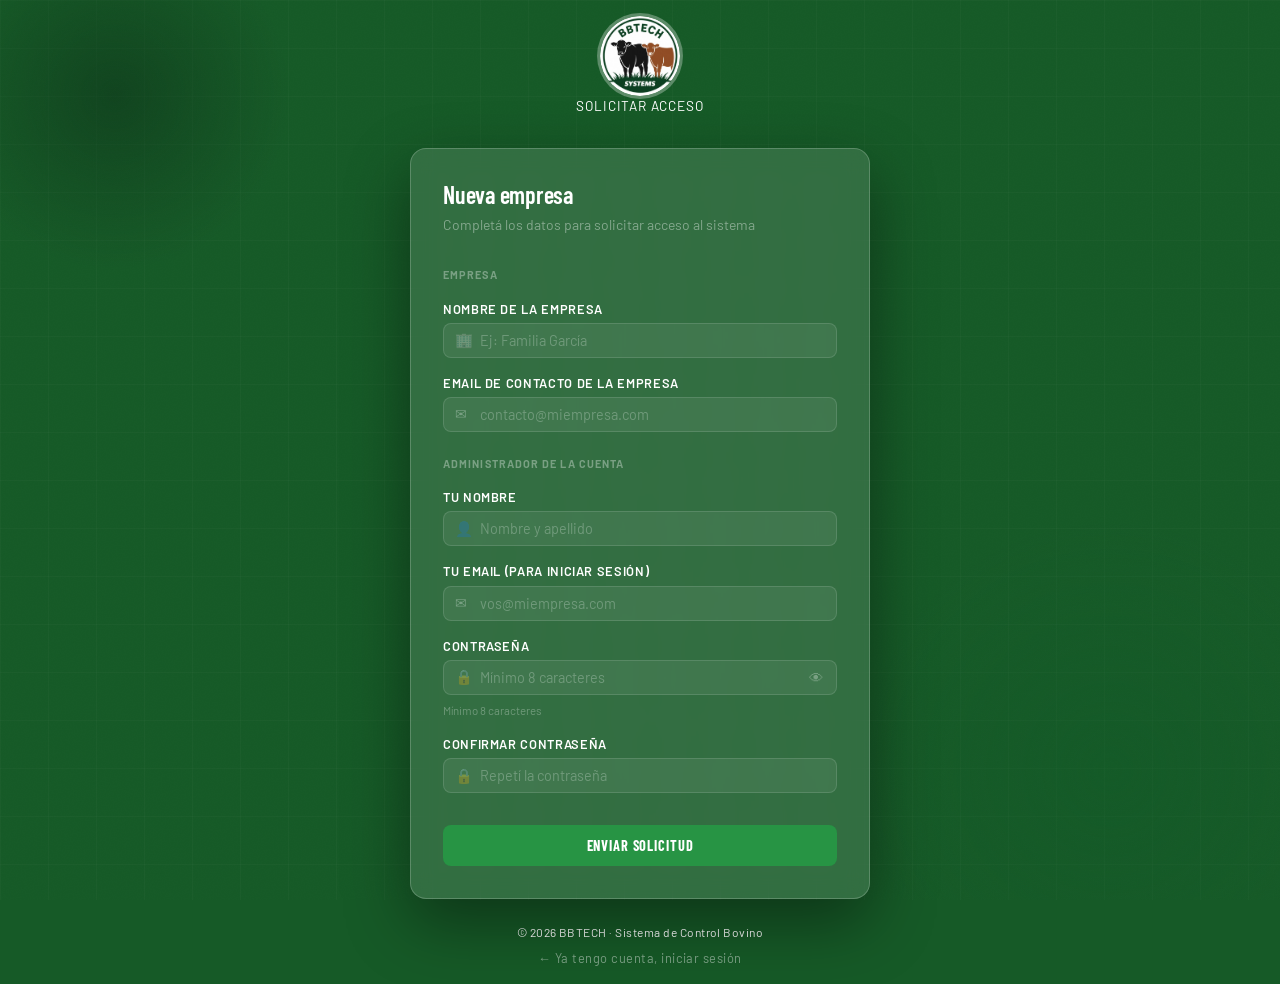
<file: registro.html>
<!DOCTYPE html>
<html lang="es">

<head>
  <meta charset="UTF-8">
  <meta name="viewport" content="width=device-width, initial-scale=1.0">
  <title>BBTECH — Solicitar acceso</title>
  <link rel="icon"
    href="data:image/svg+xml,<svg xmlns='http://www.w3.org/2000/svg' viewBox='0 0 100 100'><text y='.9em' font-size='90'>🐄</text></svg>">
  <link rel="stylesheet" href="css/main.css">
  <link rel="stylesheet" href="css/login.css">
  <style>
    /* Ancho levemente mayor al login para acomodar más campos */
    .login-container { max-width: 460px; }

    /* Pantalla de éxito */
    .success-box {
      text-align: center;
      padding: var(--space-8) var(--space-4);
      display: none;
    }
    .success-icon {
      font-size: 3rem; margin-bottom: var(--space-4);
    }
    .success-title {
      font-family: var(--font-display);
      color: #fff; font-size: 1.3rem; font-weight: 700;
      margin-bottom: var(--space-3);
    }
    .success-desc {
      color: rgba(255,255,255,.55); font-size: .88rem; line-height: 1.6;
      margin-bottom: var(--space-6);
    }
    .success-back {
      display: inline-block;
      color: rgba(255,255,255,.6); font-size: .82rem; text-decoration: none;
      transition: color var(--transition-fast);
    }
    .success-back:hover { color: #fff; }

    /* Separador entre secciones del form */
    .form-section-label {
      font-size: .68rem; font-weight: 700; letter-spacing: .1em;
      text-transform: uppercase; color: rgba(255,255,255,.35);
      margin-top: var(--space-2);
    }

    /* Password strength hint */
    .pw-hint {
      font-size: .72rem; color: rgba(255,255,255,.3);
      margin-top: 3px;
    }
  </style>
</head>

<body class="login-page">

  <div class="login-bg" aria-hidden="true">
    <div class="login-bg-grid"></div>
    <div class="login-bg-circle1"></div>
    <div class="login-bg-circle2"></div>
  </div>

  <div class="login-container">

    <!-- Logo -->
    <div class="login-header">
      <div style="display:flex;flex-direction:column;align-items:center;gap:12px">
        <img src="assets/logo.png" alt="BBTECH Logo" class="login-logo-img"
          onerror="this.style.display='none';document.getElementById('reg-logo-fallback').style.display='flex'">
        <div id="reg-logo-fallback" style="display:none;align-items:center;gap:12px">
          <div class="login-logo-icon" aria-hidden="true">🐄</div>
          <span class="login-logo-text">BBTECH</span>
        </div>
      </div>
      <div class="login-tagline">Solicitar acceso</div>
    </div>

    <!-- Card -->
    <div class="login-card">

      <!-- Form visible por defecto -->
      <div id="reg-form-wrapper">
        <h2>Nueva empresa</h2>
        <p class="subtitle">Completá los datos para solicitar acceso al sistema</p>

        <div class="login-error hidden" id="reg-error" role="alert">
          <span>⚠</span>
          <span id="reg-error-msg"></span>
        </div>

        <form class="login-form" id="reg-form" novalidate autocomplete="off">

          <!-- Datos de la empresa -->
          <div class="form-section-label">Empresa</div>

          <div class="form-group">
            <label class="form-label" for="empresa-nombre">Nombre de la empresa</label>
            <div class="login-input-wrapper">
              <span class="login-input-icon">🏢</span>
              <input class="input" type="text" id="empresa-nombre" name="empresa-nombre"
                placeholder="Ej: Familia García" required maxlength="100">
            </div>
          </div>

          <div class="form-group">
            <label class="form-label" for="email-contacto">Email de contacto de la empresa</label>
            <div class="login-input-wrapper">
              <span class="login-input-icon">✉</span>
              <input class="input" type="email" id="email-contacto" name="email-contacto"
                placeholder="contacto@miempresa.com" maxlength="100">
            </div>
          </div>

          <!-- Datos del administrador -->
          <div class="form-section-label" style="margin-top:var(--space-2)">Administrador de la cuenta</div>

          <div class="form-group">
            <label class="form-label" for="admin-nombre">Tu nombre</label>
            <div class="login-input-wrapper">
              <span class="login-input-icon">👤</span>
              <input class="input" type="text" id="admin-nombre" name="admin-nombre"
                placeholder="Nombre y apellido" required maxlength="80">
            </div>
          </div>

          <div class="form-group">
            <label class="form-label" for="admin-email">Tu email (para iniciar sesión)</label>
            <div class="login-input-wrapper">
              <span class="login-input-icon">✉</span>
              <input class="input" type="email" id="admin-email" name="admin-email"
                placeholder="vos@miempresa.com" required maxlength="100">
            </div>
          </div>

          <div class="form-group">
            <label class="form-label" for="admin-password">Contraseña</label>
            <div class="login-input-wrapper">
              <span class="login-input-icon">🔒</span>
              <input class="input" type="password" id="admin-password" name="admin-password"
                placeholder="Mínimo 8 caracteres" required maxlength="128">
              <button type="button" class="login-toggle-pw" id="toggle-pw" aria-label="Mostrar contraseña">
                <span id="eye-icon">👁</span>
              </button>
            </div>
            <div class="pw-hint">Mínimo 8 caracteres</div>
          </div>

          <div class="form-group">
            <label class="form-label" for="admin-password2">Confirmar contraseña</label>
            <div class="login-input-wrapper">
              <span class="login-input-icon">🔒</span>
              <input class="input" type="password" id="admin-password2" name="admin-password2"
                placeholder="Repetí la contraseña" required maxlength="128">
            </div>
          </div>

          <button type="submit" class="login-submit" id="reg-btn" style="margin-top:var(--space-4)">
            Enviar solicitud
          </button>

        </form>
      </div>

      <!-- Pantalla de éxito (oculta inicialmente) -->
      <div class="success-box" id="reg-success">
        <div class="success-icon">✅</div>
        <div class="success-title">¡Solicitud enviada!</div>
        <div class="success-desc">
          Tu empresa fue registrada correctamente.<br>
          Vamos a revisar tu solicitud y te avisaremos por email cuando tu cuenta esté aprobada.
        </div>
        <a href="index.html" class="success-back">← Volver al inicio de sesión</a>
      </div>

    </div>

    <div class="login-footer">
      <p>© 2026 BBTECH · Sistema de Control Bovino</p>
      <p style="margin-top:8px">
        <a href="index.html" style="color:rgba(255,255,255,.45);text-decoration:none;font-size:.8rem"
          onmouseover="this.style.color='rgba(255,255,255,.8)'" onmouseout="this.style.color='rgba(255,255,255,.45)'">
          ← Ya tengo cuenta, iniciar sesión
        </a>
      </p>
    </div>

  </div>

  <script src="config.js"></script>
  <script src="js/store.js"></script>
  <script src="js/registro.js"></script>

</body>
</html>
</file>
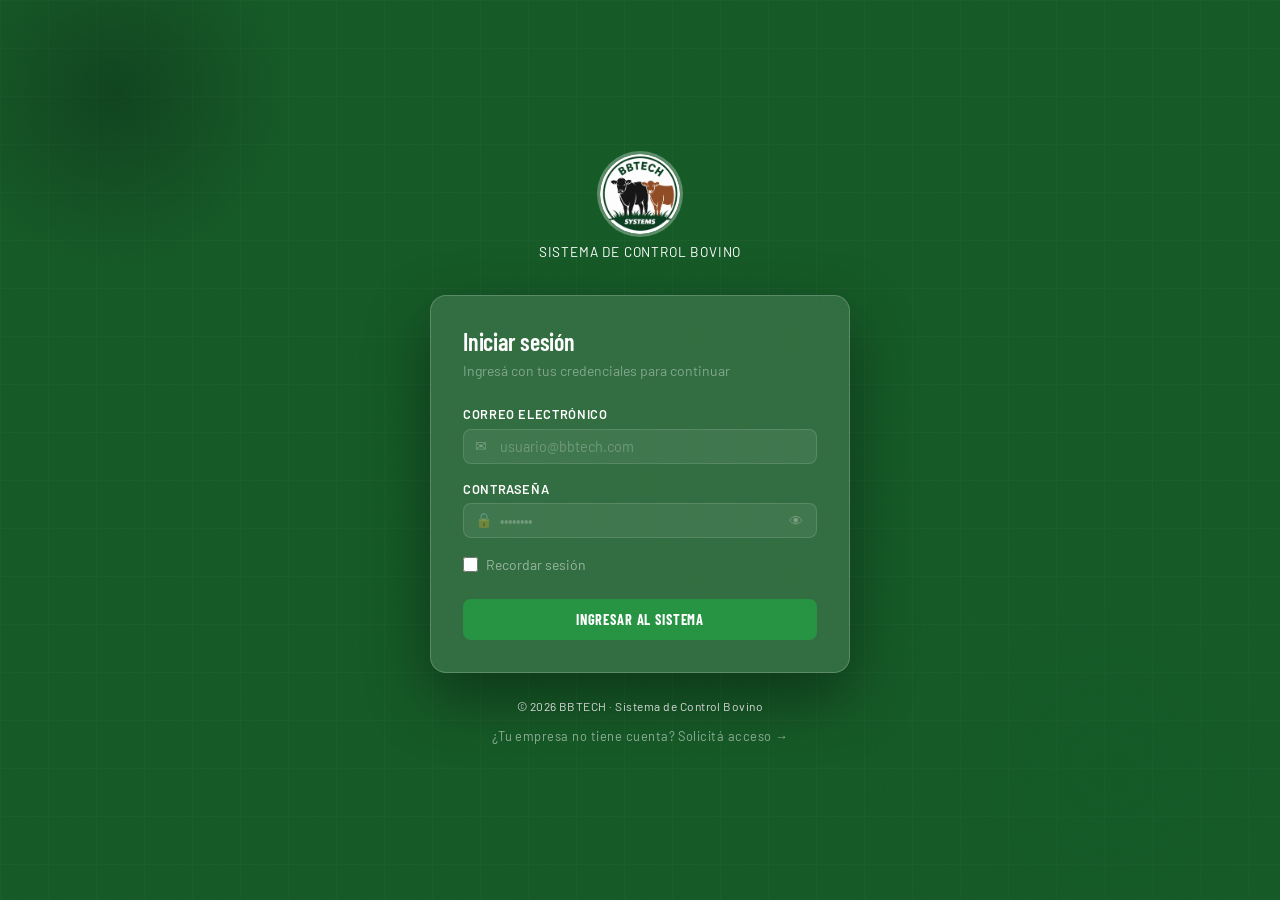
<file: superadmin.html>
<!DOCTYPE html>
<html lang="es">

<head>
  <meta charset="UTF-8">
  <meta name="viewport" content="width=device-width, initial-scale=1.0">
  <title>BBTECH — Panel Superadmin</title>
  <link rel="icon"
    href="data:image/svg+xml,<svg xmlns='http://www.w3.org/2000/svg' viewBox='0 0 100 100'><text y='.9em' font-size='90'>🐄</text></svg>">
  <link rel="stylesheet" href="css/main.css">
  <link rel="stylesheet" href="css/login.css">
  <style>
    :root {
      --sa-bg:         #0f172a;
      --sa-surface:    #1e293b;
      --sa-surface2:   #162032;
      --sa-border:     #334155;
      --sa-text:       #e2e8f0;
      --sa-text-main:  #f1f5f9;
      --sa-text-muted: #64748b;
      --sa-text-sub:   #94a3b8;
      --sa-hover:      #334155;
      --sa-hover-text: #f1f5f9;
      --sa-nav-active-bg:    #334155;
      --sa-nav-active-color: #4ade80;
      --sa-row-hover:  #ffffff08;
      --sa-mod-on-bg:    #1e3a5f;
      --sa-mod-on-color: #60a5fa;
      --sa-mod-on-border:#1d4ed8;
      --sa-mod-off-bg:    #1e293b;
      --sa-mod-off-color: #475569;
      --sa-mod-off-border:#334155;
      --sa-btn-users-bg:    #1e3a5f;
      --sa-btn-users-color: #60a5fa;
      --sa-btn-users-border:#1d4ed8;
      --sa-badge-active-bg:    #14532d44;
      --sa-badge-active-color: #4ade80;
      --sa-badge-active-border:#166534;
      --sa-badge-pending-bg:    #78350f44;
      --sa-badge-pending-color: #fbbf24;
      --sa-badge-pending-border:#92400e;
      --sa-badge-suspended-bg:    #7f1d1d44;
      --sa-badge-suspended-color: #f87171;
      --sa-badge-suspended-border:#991b1b;
      --sa-btn-approve-bg:    #14532d;
      --sa-btn-approve-color: #4ade80;
      --sa-btn-approve-border:#166534;
      --sa-btn-suspend-bg:    #7f1d1d22;
      --sa-btn-suspend-color: #f87171;
      --sa-btn-suspend-border:#991b1b;
      --sa-btn-activate-bg:    #14532d22;
      --sa-btn-activate-color: #4ade80;
      --sa-btn-activate-border:#166534;
    }

    :root.light {
      --sa-bg:         #f1f5f9;
      --sa-surface:    #ffffff;
      --sa-surface2:   #f4f6f8;
      --sa-border:     #e2e8f0;
      --sa-text:       #1e293b;
      --sa-text-main:  #0f172a;
      --sa-text-muted: #94a3b8;
      --sa-text-sub:   #64748b;
      --sa-hover:      #f1f5f9;
      --sa-hover-text: #0f172a;
      --sa-nav-active-bg:    #f0fdf4;
      --sa-nav-active-color: #16a34a;
      --sa-row-hover:  #f8fafc;
      --sa-mod-on-bg:    #eff6ff;
      --sa-mod-on-color: #2563eb;
      --sa-mod-on-border:#bfdbfe;
      --sa-mod-off-bg:    #f9fafb;
      --sa-mod-off-color: #9ca3af;
      --sa-mod-off-border:#e5e7eb;
      --sa-btn-users-bg:    #eff6ff;
      --sa-btn-users-color: #2563eb;
      --sa-btn-users-border:#bfdbfe;
      --sa-badge-active-bg:    #dcfce7;
      --sa-badge-active-color: #16a34a;
      --sa-badge-active-border:#bbf7d0;
      --sa-badge-pending-bg:    #fef9c3;
      --sa-badge-pending-color: #ca8a04;
      --sa-badge-pending-border:#fde047;
      --sa-badge-suspended-bg:    #fee2e2;
      --sa-badge-suspended-color: #dc2626;
      --sa-badge-suspended-border:#fecaca;
      --sa-btn-approve-bg:    #dcfce7;
      --sa-btn-approve-color: #16a34a;
      --sa-btn-approve-border:#bbf7d0;
      --sa-btn-suspend-bg:    #fee2e2;
      --sa-btn-suspend-color: #dc2626;
      --sa-btn-suspend-border:#fecaca;
      --sa-btn-activate-bg:    #dcfce7;
      --sa-btn-activate-color: #16a34a;
      --sa-btn-activate-border:#bbf7d0;
    }

    * { box-sizing: border-box; margin: 0; padding: 0; }

    body {
      font-family: -apple-system, BlinkMacSystemFont, 'Segoe UI', sans-serif;
      background: var(--sa-bg);
      color: var(--sa-text);
      min-height: 100vh;
    }

    .sa-layout { display: flex; min-height: 100vh; }

    /* Sidebar */
    .sa-sidebar {
      width: 220px;
      background: var(--sa-surface);
      border-right: 1px solid var(--sa-border);
      display: flex;
      flex-direction: column;
      flex-shrink: 0;
    }
    .sa-sidebar-logo {
      padding: 24px 20px;
      border-bottom: 1px solid var(--sa-border);
      display: flex;
      align-items: center;
      gap: 10px;
    }
    .sa-sidebar-logo-icon { font-size: 1.4rem; }
    .sa-sidebar-logo-text { font-size: .95rem; font-weight: 700; color: var(--sa-text-main); letter-spacing: -.01em; }
    .sa-sidebar-logo-sub { font-size: .7rem; color: var(--sa-text-muted); font-weight: 400; display: block; }
    .sa-nav { flex: 1; padding: 12px 0; }
    .sa-nav-item {
      display: flex;
      align-items: center;
      gap: 10px;
      padding: 10px 20px;
      color: var(--sa-text-sub);
      cursor: pointer;
      border: none;
      background: none;
      width: 100%;
      text-align: left;
      font-size: .875rem;
      transition: all .15s;
    }
    .sa-nav-item:hover { background: var(--sa-hover); color: var(--sa-hover-text); }
    .sa-nav-item.active { background: var(--sa-nav-active-bg); color: var(--sa-nav-active-color); font-weight: 600; }
    .sa-nav-icon { font-size: 1rem; width: 20px; }
    .sa-sidebar-footer { padding: 16px 20px; border-top: 1px solid var(--sa-border); }
    .sa-user-info { font-size: .78rem; color: var(--sa-text-muted); margin-bottom: 10px; }
    .sa-user-info strong { color: var(--sa-text-sub); display: block; font-size: .82rem; }
    .sa-logout-btn {
      width: 100%; padding: 8px 12px;
      background: var(--sa-hover); border: none; border-radius: 6px;
      color: var(--sa-text-sub); font-size: .8rem; cursor: pointer; transition: all .15s;
    }
    .sa-logout-btn:hover { background: #ef4444; color: #fff; }

    /* Main */
    .sa-main { flex: 1; display: flex; flex-direction: column; overflow: hidden; }
    .sa-topbar {
      padding: 16px 28px;
      border-bottom: 1px solid var(--sa-border);
      display: flex;
      align-items: center;
      justify-content: space-between;
      background: var(--sa-surface);
    }
    .sa-topbar-title { font-size: 1.1rem; font-weight: 700; color: var(--sa-text-main); }
    .sa-topbar-sub { font-size: .78rem; color: var(--sa-text-muted); margin-top: 2px; }
    .sa-content { flex: 1; overflow-y: auto; padding: 28px; background: var(--sa-bg); }

    /* Stats */
    .sa-stats {
      display: grid;
      grid-template-columns: repeat(4, 1fr);
      gap: 16px;
      margin-bottom: 28px;
    }
    .sa-stat-card { background: var(--sa-surface); border: 1px solid var(--sa-border); border-radius: 10px; padding: 16px 20px; }
    .sa-stat-label { font-size: .72rem; color: var(--sa-text-muted); text-transform: uppercase; letter-spacing: .06em; font-weight: 600; }
    .sa-stat-value { font-size: 1.8rem; font-weight: 700; color: var(--sa-text-main); margin-top: 4px; }
    .sa-stat-value.green { color: #4ade80; }
    .sa-stat-value.yellow { color: #fbbf24; }
    .sa-stat-value.red { color: #f87171; }

    /* Table card */
    .sa-table-card { background: var(--sa-surface); border: 1px solid var(--sa-border); border-radius: 10px; overflow: hidden; }
    .sa-table-header {
      padding: 16px 20px; border-bottom: 1px solid var(--sa-border);
      display: flex; align-items: center; justify-content: space-between;
    }
    .sa-table-title { font-size: .9rem; font-weight: 700; color: var(--sa-text-main); }
    .sa-table-sub { font-size: .75rem; color: var(--sa-text-muted); margin-top: 2px; }

    /* Table */
    .sa-table { width: 100%; border-collapse: collapse; font-size: .82rem; }
    .sa-table th {
      padding: 10px 16px; text-align: left;
      font-size: .7rem; font-weight: 600; text-transform: uppercase;
      letter-spacing: .06em; color: var(--sa-text-muted);
      border-bottom: 1px solid var(--sa-border); background: var(--sa-surface2);
    }
    .sa-table td { padding: 12px 16px; border-bottom: 1px solid var(--sa-border); color: var(--sa-text); vertical-align: middle; }
    .sa-table tr:last-child td { border-bottom: none; }
    .sa-table tr:hover td { background: var(--sa-row-hover); }

    /* Badges */
    .sa-badge {
      display: inline-flex; align-items: center; gap: 4px;
      padding: 3px 8px; border-radius: 20px; font-size: .72rem; font-weight: 600;
    }
    .sa-badge-active    { background: var(--sa-badge-active-bg); color: var(--sa-badge-active-color); border: 1px solid var(--sa-badge-active-border); }
    .sa-badge-pending   { background: var(--sa-badge-pending-bg); color: var(--sa-badge-pending-color); border: 1px solid var(--sa-badge-pending-border); }
    .sa-badge-suspended { background: var(--sa-badge-suspended-bg); color: var(--sa-badge-suspended-color); border: 1px solid var(--sa-badge-suspended-border); }

    /* Módulos */
    .sa-modulos { display: flex; gap: 4px; flex-wrap: wrap; }
    .sa-modulo-chip {
      padding: 2px 8px; border-radius: 4px; font-size: .68rem; font-weight: 600;
      cursor: pointer; border: 1px solid transparent; transition: all .15s; user-select: none;
    }
    .sa-modulo-chip.on  { background: var(--sa-mod-on-bg); color: var(--sa-mod-on-color); border-color: var(--sa-mod-on-border); }
    .sa-modulo-chip.off { background: var(--sa-mod-off-bg); color: var(--sa-mod-off-color); border-color: var(--sa-mod-off-border); text-decoration: line-through; }

    /* Botones */
    .sa-btn { padding: 5px 12px; border-radius: 6px; font-size: .75rem; font-weight: 600; border: none; cursor: pointer; transition: all .15s; }
    .sa-btn-approve  { background: var(--sa-btn-approve-bg); color: var(--sa-btn-approve-color); border: 1px solid var(--sa-btn-approve-border); }
    .sa-btn-approve:hover { background: #166534; color: #fff; }
    .sa-btn-suspend  { background: var(--sa-btn-suspend-bg); color: var(--sa-btn-suspend-color); border: 1px solid var(--sa-btn-suspend-border); }
    .sa-btn-suspend:hover { background: #dc2626; color: #fff; }
    .sa-btn-activate { background: var(--sa-btn-activate-bg); color: var(--sa-btn-activate-color); border: 1px solid var(--sa-btn-activate-border); }
    .sa-btn-activate:hover { background: #166534; color: #fff; }
    .sa-btn-users    { background: var(--sa-btn-users-bg); color: var(--sa-btn-users-color); border: 1px solid var(--sa-btn-users-border); }
    .sa-btn-users:hover { background: #1d4ed8; color: #fff; }

    /* Modal */
    #sa-modal-overlay {
      position: fixed; inset: 0; background: rgba(0,0,0,.7);
      z-index: 1000; display: flex; align-items: center; justify-content: center; padding: 16px;
    }
    #sa-modal-overlay .sa-modal-box {
      background: var(--sa-surface); border: 1px solid var(--sa-border); border-radius: 12px;
      max-width: 720px; width: 100%; max-height: 85vh; overflow-y: auto; color: var(--sa-text);
    }
    .sa-modal-head {
      padding: 18px 24px; border-bottom: 1px solid var(--sa-border);
      display: flex; align-items: center; justify-content: space-between;
    }
    .sa-modal-head h3 { font-size: 1rem; font-weight: 700; color: var(--sa-text-main); }
    .sa-modal-close { background: none; border: none; color: var(--sa-text-muted); cursor: pointer; font-size: 1.1rem; }
    .sa-modal-body { padding: 20px 24px; }
    .sa-modal-foot { padding: 14px 24px; border-top: 1px solid var(--sa-border); display: flex; justify-content: flex-end; }
    .sa-modal-close-btn {
      padding: 8px 16px; background: var(--sa-hover); border: none; border-radius: 6px;
      color: var(--sa-text-sub); cursor: pointer; font-size: .82rem;
    }

    /* Empty */
    .sa-empty { text-align: center; padding: 48px; color: var(--sa-text-muted); font-size: .9rem; }
  </style>
</head>

<body>

<div class="sa-layout">

  <!-- Sidebar -->
  <aside class="sa-sidebar">
    <div class="sa-sidebar-logo">
      <span class="sa-sidebar-logo-icon">🐄</span>
      <div>
        <span class="sa-sidebar-logo-text">
          BBTECH
          <span class="sa-sidebar-logo-sub">Superadmin</span>
        </span>
      </div>
    </div>
    <nav class="sa-nav">
      <button class="sa-nav-item active" onclick="SA.switchTab('tenants')" id="tab-tenants">
        <span class="sa-nav-icon">🏢</span>
        Empresas
        <span id="sa-tenant-count" style="margin-left:auto;background:#334155;padding:1px 7px;border-radius:10px;font-size:.7rem"></span>
      </button>
      <button class="sa-nav-item" onclick="SA.switchTab('leads')" id="tab-leads">
        <span class="sa-nav-icon">📧</span>
        Leads
        <span id="sa-leads-count" style="margin-left:auto;background:#334155;padding:1px 7px;border-radius:10px;font-size:.7rem"></span>
      </button>
    </nav>
    <div class="sa-sidebar-footer">
      <div class="sa-user-info">
        Sesión activa
        <strong id="sa-username">—</strong>
      </div>
      <button class="sa-logout-btn" id="sa-logout-btn">Cerrar sesión</button>
    </div>
  </aside>

  <!-- Main -->
  <main class="sa-main">
    <div class="sa-topbar">
      <div>
        <div class="sa-topbar-title" id="sa-page-title">Empresas</div>
        <div class="sa-topbar-sub">Gestioná accesos, módulos y estados</div>
      </div>
      <button id="sa-theme-toggle"
        style="background:none;border:1px solid var(--sa-border);border-radius:8px;padding:6px 12px;cursor:pointer;color:var(--sa-text-sub);font-size:.8rem;transition:all .15s"
        title="Cambiar tema">
        ☀️ Claro
      </button>
    </div>
    <div class="sa-content">

      <!-- Sección tenants -->
      <div id="sa-tenants-section">
        <div class="sa-stats" id="sa-stats">
          <div class="sa-stat-card">
            <div class="sa-stat-label">Total</div>
            <div class="sa-stat-value" id="stat-total">—</div>
          </div>
          <div class="sa-stat-card">
            <div class="sa-stat-label">Activas</div>
            <div class="sa-stat-value green" id="stat-activas">—</div>
          </div>
          <div class="sa-stat-card">
            <div class="sa-stat-label">Pendientes</div>
            <div class="sa-stat-value yellow" id="stat-pendientes">—</div>
          </div>
          <div class="sa-stat-card">
            <div class="sa-stat-label">Suspendidas</div>
            <div class="sa-stat-value red" id="stat-suspendidas">—</div>
          </div>
        </div>

        <div class="sa-table-card">
          <div class="sa-table-header">
            <div>
              <div class="sa-table-title">Empresas registradas</div>
              <div class="sa-table-sub">Click en un módulo para activarlo/desactivarlo</div>
            </div>
          </div>
          <div id="sa-table-wrapper">
            <div class="sa-empty">Cargando...</div>
          </div>
        </div>
      </div>

      <!-- Sección leads (oculta) -->
      <div id="sa-leads-wrapper" style="display:none">
        <div class="sa-table-card">
          <div class="sa-table-header">
            <div class="sa-table-title">Leads capturados</div>
          </div>
          <div id="sa-leads-inner">
            <div class="sa-empty">Hacé click en la pestaña para cargar</div>
          </div>
        </div>
      </div>

    </div>
  </main>
</div>

  <script src="config.js"></script>
  <script src="js/store.js"></script>
  <script src="js/superadmin.js"></script>

</body>
</html>
</file>
<file: css/main.css>
/* ============================================================
   BBTECH — Sistema de Control Bovino
   Design System & Global Styles
   ============================================================ */

@import url('https://fonts.googleapis.com/css2?family=Barlow+Condensed:wght@300;400;500;600;700&family=Barlow:wght@300;400;500;600&family=JetBrains+Mono:wght@400;500&display=swap');

/* ── Variables ──────────────────────────────────────────── */
:root {
  /* ── Brand greens ─────────────────────────────────────── */
  --green-950: #061a0c;
  --green-900: #0a2e14;
  --green-800: #0f421d;
  --green-700: #165a27;
  --green-600: #1e7a34;
  --green-500: #279444;  /* primary action */
  --green-400: #38b057;
  --green-300: #5ec97a;
  --green-200: #96dfa8;
  --green-100: #c8f0d2;
  --green-50:  #edfaf1;

  /* ── Semantic status (shared palette) ─────────────────── */
  --color-prenada:      #1e7a34;   /* green-600  */
  --color-prenada-bg:   #edfaf1;   /* green-50   */
  --color-vacia:        #b45309;   /* amber      */
  --color-vacia-bg:     #fef3c7;
  --color-rechazo:      #92400e;   /* brown      */
  --color-rechazo-bg:   #fef3c7;
  --color-muerte:       #991b1b;   /* red        */
  --color-muerte-bg:    #fee2e2;
  --color-venta:        #1e40af;   /* blue       */
  --color-venta-bg:     #dbeafe;
  --color-warning:      #b45309;
  --color-warning-bg:   #fef3c7;
  --color-info:         #1e40af;
  --color-info-bg:      #dbeafe;

  /* Keep legacy names mapped to new palette */
  --status-preniada:    var(--color-prenada);
  --status-preniada-bg: var(--color-prenada-bg);
  --status-vacia:       var(--color-vacia);
  --status-vacia-bg:    var(--color-vacia-bg);
  --status-rechazo:     var(--color-rechazo);
  --status-rechazo-bg:  var(--color-rechazo-bg);
  --status-muerte:      var(--color-muerte);
  --status-muerte-bg:   var(--color-muerte-bg);
  --status-venta:       var(--color-venta);
  --status-venta-bg:    var(--color-venta-bg);

  /* ── Neutrals ──────────────────────────────────────────── */
  --gray-950: #0a0c0b;
  --gray-900: #111512;
  --gray-800: #1e2320;
  --gray-700: #2d342f;
  --gray-600: #3f4840;
  --gray-500: #5c6860;
  --gray-400: #8a9490;
  --gray-300: #b5bdb8;
  --gray-200: #d6dcd8;
  --gray-100: #edf0ee;
  --gray-50:  #f7f9f7;

  /* ── Surfaces ──────────────────────────────────────────── */
  --surface-bg:     #f4f7f5;
  --surface-card:   #ffffff;
  --surface-raised: #ffffff;
  --surface-sunken: #edf0ee;
  --border:         #d6dcd8;
  --border-strong:  #b5bdb8;
  --text-primary:   #111512;
  --text-secondary: #3f4840;
  --text-muted:     #8a9490;
  --text-inverse:   #ffffff;

  /* ── Brand aliases (keep old names working) ───────────── */
  --brand-900: var(--green-900);
  --brand-800: var(--green-800);
  --brand-700: var(--green-700);
  --brand-600: var(--green-600);
  --brand-500: var(--green-500);
  --brand-400: var(--green-400);
  --brand-300: var(--green-300);
  --brand-200: var(--green-200);
  --brand-100: var(--green-100);
  --brand-50:  var(--green-50);

  /* ── Shadow ────────────────────────────────────────────── */
  --shadow-sm:  0 1px 3px rgba(10,46,20,.06), 0 1px 2px rgba(10,46,20,.04);
  --shadow-md:  0 4px 12px rgba(10,46,20,.08), 0 2px 4px rgba(10,46,20,.05);
  --shadow-lg:  0 12px 32px rgba(10,46,20,.12), 0 4px 8px rgba(10,46,20,.06);
  --shadow-xl:  0 24px 48px rgba(10,46,20,.16), 0 8px 16px rgba(10,46,20,.08);

  /* ── Typography ─────────────────────────────────────────── */
  --font-display: 'Barlow Condensed', sans-serif;
  --font-body:    'Barlow', sans-serif;
  --font-mono:    'JetBrains Mono', monospace;

  /* ── Spacing ─────────────────────────────────────────────── */
  --space-1: 4px; --space-2: 8px; --space-3: 12px; --space-4: 16px;
  --space-5: 20px; --space-6: 24px; --space-8: 32px; --space-10: 40px;
  --space-12: 48px; --space-16: 64px;

  /* ── Radius ──────────────────────────────────────────────── */
  --radius-sm: 4px; --radius-md: 8px; --radius-lg: 12px;
  --radius-xl: 16px; --radius-full: 9999px;

  /* ── Transitions ─────────────────────────────────────────── */
  --transition-fast: 120ms ease;
  --transition-base: 200ms ease;
  --transition-slow: 300ms ease;

  /* ── Layout ──────────────────────────────────────────────── */
  --sidebar-w: 260px;
  --topbar-h:  64px;
}

/* ── Reset ──────────────────────────────────────────────── */
*, *::before, *::after { box-sizing: border-box; margin: 0; padding: 0; }

html { font-size: 16px; -webkit-text-size-adjust: 100%; }

body {
  font-family: var(--font-body);
  background: var(--surface-bg);
  color: var(--text-primary);
  line-height: 1.5;
  min-height: 100vh;
}

img, svg { display: block; max-width: 100%; }
button { cursor: pointer; font-family: inherit; }
input, select, textarea { font-family: inherit; }
a { color: inherit; text-decoration: none; }
ul, ol { list-style: none; }

/* ── Scrollbar ──────────────────────────────────────────── */
::-webkit-scrollbar { width: 6px; height: 6px; }
::-webkit-scrollbar-track { background: transparent; }
::-webkit-scrollbar-thumb { background: var(--gray-300); border-radius: var(--radius-full); }
::-webkit-scrollbar-thumb:hover { background: var(--gray-400); }

/* ── Typography ─────────────────────────────────────────── */
h1,h2,h3,h4,h5 { font-family: var(--font-display); font-weight: 600; line-height: 1.2; }
h1 { font-size: 2.25rem; letter-spacing: -0.02em; }
h2 { font-size: 1.75rem; letter-spacing: -0.01em; }
h3 { font-size: 1.375rem; }
h4 { font-size: 1.125rem; }
h5 { font-size: 1rem; }

.text-sm   { font-size: 0.875rem; }
.text-xs   { font-size: 0.75rem; }
.text-mono { font-family: var(--font-mono); }
.text-muted { color: var(--text-muted); }

/* ── Buttons ─────────────────────────────────────────────── */
.btn {
  display: inline-flex; align-items: center; gap: var(--space-2);
  padding: var(--space-2) var(--space-4);
  border-radius: var(--radius-md);
  border: 1.5px solid transparent;
  font-family: var(--font-display);
  font-size: 0.875rem; font-weight: 600; letter-spacing: 0.02em;
  text-transform: uppercase;
  transition: all var(--transition-fast);
  white-space: nowrap;
  user-select: none;
}
.btn:focus-visible { outline: 2px solid var(--brand-400); outline-offset: 2px; }
.btn:disabled { opacity: .45; pointer-events: none; }

.btn-primary {
  background: var(--brand-500); color: #fff; border-color: var(--brand-500);
}
.btn-primary:hover { background: var(--brand-600); border-color: var(--brand-600); }
.btn-primary:active { background: var(--brand-700); }

.btn-secondary {
  background: var(--surface-card); color: var(--text-primary); border-color: var(--border-strong);
}
.btn-secondary:hover { background: var(--gray-50); border-color: var(--gray-400); }

.btn-ghost {
  background: transparent; color: var(--text-secondary); border-color: transparent;
}
.btn-ghost:hover { background: var(--surface-sunken); color: var(--text-primary); }

.btn-danger {
  background: var(--status-muerte-bg); color: var(--status-muerte); border-color: #fca5a5;
}
.btn-danger:hover { background: #fee2e2; border-color: var(--status-muerte); }

.btn-warning {
  background: var(--status-vacia-bg); color: var(--status-vacia); border-color: #fcd34d;
}
.btn-warning:hover { background: #fef3c7; }

.btn-info {
  background: var(--status-venta-bg); color: var(--status-venta); border-color: #93c5fd;
}
.btn-info:hover { background: #bfdbfe; }

.btn-sm { padding: var(--space-1) var(--space-3); font-size: 0.8rem; }
.btn-lg { padding: var(--space-3) var(--space-6); font-size: 1rem; }
.btn-icon { padding: var(--space-2); width: 36px; height: 36px; justify-content: center; }
.btn-icon.btn-sm { width: 30px; height: 30px; padding: var(--space-1); }

/* ── Form Elements ───────────────────────────────────────── */
.input, .select, .textarea {
  width: 100%; padding: var(--space-2) var(--space-3);
  background: var(--surface-card);
  border: 1.5px solid var(--border);
  border-radius: var(--radius-md);
  font-size: 0.9rem; color: var(--text-primary);
  transition: border-color var(--transition-fast), box-shadow var(--transition-fast);
}
.input:focus, .select:focus, .textarea:focus {
  outline: none;
  border-color: var(--brand-400);
  box-shadow: 0 0 0 3px rgba(58,125,82,.12);
}
.input::placeholder { color: var(--text-muted); }
.select { appearance: none; cursor: pointer; background-image: url("data:image/svg+xml,%3Csvg xmlns='http://www.w3.org/2000/svg' width='12' height='8' fill='none'%3E%3Cpath d='M1 1l5 5 5-5' stroke='%238a9490' stroke-width='1.5' stroke-linecap='round' stroke-linejoin='round'/%3E%3C/svg%3E"); background-repeat: no-repeat; background-position: right 10px center; padding-right: 30px; }
.textarea { resize: vertical; min-height: 80px; }
.input-sm { padding: 5px var(--space-2); font-size: 0.8rem; }

.form-group { display: flex; flex-direction: column; gap: var(--space-1); }
.form-label { font-size: 0.8rem; font-weight: 600; color: var(--text-secondary); text-transform: uppercase; letter-spacing: 0.05em; }

/* Checkbox */
.checkbox-wrapper {
  display: flex; align-items: center; gap: var(--space-2); cursor: pointer;
}
.checkbox-wrapper input[type="checkbox"] {
  width: 16px; height: 16px; cursor: pointer;
  accent-color: var(--brand-500);
}

/* ── Badges ──────────────────────────────────────────────── */
.badge {
  display: inline-flex; align-items: center; gap: 4px;
  padding: 2px 8px; border-radius: var(--radius-full);
  font-family: var(--font-display); font-size: 0.75rem; font-weight: 700;
  letter-spacing: 0.04em; text-transform: uppercase; white-space: nowrap;
}
.badge-preniada  { background: var(--status-preniada-bg);  color: var(--status-preniada); }
.badge-vacia     { background: var(--status-vacia-bg);     color: var(--status-vacia); }
.badge-rechazo   { background: var(--status-rechazo-bg);   color: var(--status-rechazo); }
.badge-muerte    { background: var(--status-muerte-bg);    color: var(--status-muerte); }
.badge-venta     { background: var(--status-venta-bg);     color: var(--status-venta); }

/* ── Cards ────────────────────────────────────────────────── */
.card {
  background: var(--surface-card);
  border: 1px solid var(--border);
  border-radius: var(--radius-lg);
  box-shadow: var(--shadow-sm);
}
.card-header {
  padding: var(--space-4) var(--space-6);
  border-bottom: 1px solid var(--border);
  display: flex; align-items: center; justify-content: space-between; gap: var(--space-4);
  flex-wrap: wrap;
}
.card-body { padding: var(--space-6); }
.card-footer {
  padding: var(--space-4) var(--space-6);
  border-top: 1px solid var(--border);
  background: var(--surface-sunken);
  border-radius: 0 0 var(--radius-lg) var(--radius-lg);
}

/* ── Stats Grid ───────────────────────────────────────────── */
.stats-grid {
  display: grid;
  grid-template-columns: repeat(6, 1fr);
  gap: var(--space-4);
}
/* Cards 1-3: 2 columnas cada una → 3 arriba */
.stats-grid > :nth-child(-n+3) { grid-column: span 2; }
/* Cards 4-5: 3 columnas cada una → 2 abajo */
.stats-grid > :nth-child(n+4)  { grid-column: span 3; }
.stat-card {
  background: var(--surface-card);
  border: 1px solid var(--border);
  border-radius: var(--radius-lg);
  padding: var(--space-4) var(--space-5);
  min-height: 108px;
  display: flex;
  flex-direction: column;
  justify-content: flex-start;
}
.stat-label {
  font-size: 0.75rem; font-weight: 700; letter-spacing: 0.06em;
  text-transform: uppercase; color: var(--text-muted);
  margin-bottom: var(--space-1);
}
.stat-value {
  font-family: var(--font-display);
  font-size: 2rem; font-weight: 700; line-height: 1;
  color: var(--text-primary);
}
.stat-sub { font-size: 0.8rem; color: var(--text-muted); margin-top: 2px; overflow-wrap: break-word; }
.stat-card.highlight-green { border-color: var(--brand-300); }
.stat-card.highlight-green .stat-value { color: var(--brand-600); }

/* ── Table ────────────────────────────────────────────────── */
.table-wrapper { overflow-x: auto; }
.data-table {
  width: 100%; border-collapse: collapse;
  font-size: 0.875rem;
}
.data-table thead tr { background: var(--gray-50); }
.data-table th {
  padding: var(--space-3) var(--space-4);
  text-align: left;
  font-family: var(--font-display);
  font-size: 0.75rem; font-weight: 700; letter-spacing: 0.06em; text-transform: uppercase;
  color: var(--text-muted);
  border-bottom: 2px solid var(--border);
  white-space: nowrap;
}
.data-table td {
  padding: var(--space-3) var(--space-4);
  border-bottom: 1px solid var(--border);
  vertical-align: middle;
}
.data-table tbody tr { transition: background var(--transition-fast); }
.data-table tbody tr:hover { background: var(--brand-50); }
.data-table tbody tr.selected { background: #e6f3ec; }
.data-table tbody tr.row-rechazo           { background: var(--status-rechazo-bg); }
.data-table tbody tr.row-descarte-pendiente { background: #fefce8; }
.data-table tbody tr.row-muerte { background: var(--status-muerte-bg); }
.data-table tbody tr.row-venta { background: var(--status-venta-bg); }
.data-table th:first-child, .data-table td:first-child { padding-left: var(--space-5); }

/* ── Modal ────────────────────────────────────────────────── */
.modal-overlay {
  position: fixed; inset: 0;
  background: rgba(10,12,11,.6);
  backdrop-filter: blur(4px);
  display: flex; align-items: center; justify-content: center;
  z-index: 1000; padding: var(--space-4);
  animation: fadeIn var(--transition-base) ease;
}
.modal-overlay.hidden { display: none; }
.modal {
  background: var(--surface-card);
  border-radius: var(--radius-xl);
  box-shadow: var(--shadow-xl);
  width: 100%; max-width: 480px;
  animation: slideUp var(--transition-slow) ease;
}
.modal-header {
  padding: var(--space-5) var(--space-6);
  border-bottom: 1px solid var(--border);
  display: flex; align-items: center; justify-content: space-between;
}
.modal-title { font-family: var(--font-display); font-size: 1.125rem; font-weight: 700; }
.modal-body { padding: var(--space-6); }
.modal-footer {
  padding: var(--space-4) var(--space-6);
  border-top: 1px solid var(--border);
  display: flex; gap: var(--space-3); justify-content: flex-end;
}
.modal-sm .modal { max-width: 360px; }

/* ── Toast ────────────────────────────────────────────────── */
#toast-container {
  position: fixed; bottom: var(--space-6); right: var(--space-6);
  z-index: 2000; display: flex; flex-direction: column; gap: var(--space-3);
  pointer-events: none;
}
.toast {
  display: flex; align-items: center; gap: var(--space-3);
  padding: var(--space-3) var(--space-5);
  background: var(--gray-900); color: #fff;
  border-radius: var(--radius-lg);
  box-shadow: var(--shadow-lg);
  font-size: 0.875rem; font-weight: 500;
  min-width: 240px; max-width: 360px;
  pointer-events: all;
  animation: slideUp 200ms ease;
}
.toast.success { border-left: 3px solid var(--brand-300); }
.toast.error   { border-left: 3px solid #f87171; }
.toast.info    { border-left: 3px solid #60a5fa; }
.toast.warning { border-left: 3px solid #fbbf24; }
.toast-icon { font-size: 1rem; flex-shrink: 0; }
.toast.fade-out { animation: fadeOut 300ms ease forwards; }

/* ── Divider ──────────────────────────────────────────────── */
.divider {
  height: 1px; background: var(--border); margin: var(--space-4) 0;
}

/* ── Empty State ──────────────────────────────────────────── */
.empty-state {
  display: flex; flex-direction: column; align-items: center; justify-content: center;
  padding: var(--space-16) var(--space-8);
  text-align: center; gap: var(--space-3);
}
.empty-icon { font-size: 3rem; opacity: .35; }
.empty-title { font-family: var(--font-display); font-size: 1.1rem; font-weight: 600; color: var(--text-secondary); }
.empty-desc  { font-size: 0.875rem; color: var(--text-muted); max-width: 300px; }

/* ── Animations ───────────────────────────────────────────── */
@keyframes fadeIn   { from { opacity: 0; } to { opacity: 1; } }
@keyframes fadeOut  { from { opacity: 1; } to { opacity: 0; } }
@keyframes slideUp  { from { opacity: 0; transform: translateY(12px); } to { opacity: 1; transform: translateY(0); } }
@keyframes spin     { to { transform: rotate(360deg); } }

/* ── Utilities ────────────────────────────────────────────── */
.hidden    { display: none !important; }
.flex      { display: flex; }
.flex-col  { flex-direction: column; }
.items-center { align-items: center; }
.justify-between { justify-content: space-between; }
.gap-2 { gap: var(--space-2); }
.gap-3 { gap: var(--space-3); }
.gap-4 { gap: var(--space-4); }
.gap-6 { gap: var(--space-6); }
.w-full { width: 100%; }
.flex-1 { flex: 1; }
.shrink-0 { flex-shrink: 0; }
.text-right { text-align: right; }
.font-bold { font-weight: 700; }
.font-mono { font-family: var(--font-mono); }
.rounded-full { border-radius: var(--radius-full); }
.mt-4 { margin-top: var(--space-4); }
.mt-6 { margin-top: var(--space-6); }
.mb-4 { margin-bottom: var(--space-4); }
.mb-6 { margin-bottom: var(--space-6); }
.p-4 { padding: var(--space-4); }
.px-4 { padding-left: var(--space-4); padding-right: var(--space-4); }
.py-2 { padding-top: var(--space-2); padding-bottom: var(--space-2); }
.opacity-50 { opacity: .5; }
.truncate { overflow: hidden; text-overflow: ellipsis; white-space: nowrap; }
.wrap-gap { flex-wrap: wrap; gap: var(--space-3); }

/* ── Responsive ───────────────────────────────────────────── */
@media (max-width: 768px) {
  :root { --sidebar-w: 0px; }
  .stats-grid { grid-template-columns: repeat(2, 1fr); }
  .stats-grid > :nth-child(-n+3),
  .stats-grid > :nth-child(n+4) { grid-column: span 1; }
  .card-header { flex-direction: column; align-items: flex-start; }
  .modal { max-width: 100%; margin: var(--space-4); }
}

/* ============================================================
   Dashboard de módulos
   ============================================================ */
.dashboard-page {
  min-height: 100vh;
  background: var(--surface-bg);
  display: flex;
  flex-direction: column;
  align-items: center;
  justify-content: center;
  padding: 40px 24px;
  gap: 48px;
}

.dashboard-header {
  display: flex;
  align-items: flex-start;
  justify-content: space-between;
  width: 100%;
  max-width: 960px;
}

.dashboard-greeting {
  font-family: var(--font-display);
  font-size: clamp(28px, 4vw, 42px);
  font-weight: 700;
  color: var(--text-primary);
  letter-spacing: .02em;
}

.dashboard-empresa {
  font-size: .9rem;
  color: var(--green-700);
  font-weight: 500;
  margin-top: 4px;
  text-transform: uppercase;
  letter-spacing: .08em;
}

.dashboard-modules {
  display: grid;
  grid-template-columns: repeat(2, 1fr);
  gap: 20px;
  max-width: 800px;
  width: 100%;
  margin: 0 auto;
}

.module-card {
  background: var(--surface-card);
  border: 1px solid var(--border);
  border-radius: 16px;
  padding: 40px 32px;
  display: flex;
  flex-direction: column;
  align-items: center;
  gap: 16px;
  text-align: center;
  transition: transform .2s, box-shadow .2s, border-color .2s;
}

.module-active {
  cursor: pointer;
  border-color: var(--green-300);
}

.module-active:hover {
  transform: translateY(-4px);
  box-shadow: 0 12px 40px rgba(0,0,0,.1);
  border-color: var(--green-600);
}

.module-soon {
  opacity: .45;
  cursor: not-allowed;
}

.module-icon {
  color: var(--green-400);
  display: flex;
  align-items: center;
  justify-content: center;
  width: 80px;
  height: 80px;
  background: var(--green-100);
  border-radius: 50%;
}

.module-active .module-icon {
  color: var(--green-700);
  background: var(--green-100);
}

.module-title {
  font-family: var(--font-display);
  font-size: 1.4rem;
  font-weight: 700;
  color: var(--text-primary);
  text-transform: uppercase;
  letter-spacing: .04em;
}

.module-stats {
  font-size: .82rem;
  color: var(--text-muted);
  display: flex;
  gap: 6px;
  align-items: center;
  flex-wrap: wrap;
  justify-content: center;
}

.module-stats-sep { color: var(--border-strong); }

.module-cta {
  margin-top: 8px;
  font-size: .85rem;
  font-weight: 600;
  color: var(--green-600);
  letter-spacing: .04em;
}

.module-badge {
  font-size: .72rem;
  font-weight: 700;
  text-transform: uppercase;
  letter-spacing: .1em;
  color: var(--green-600);
  border: 1px solid var(--green-200);
  padding: 4px 12px;
  border-radius: 100px;
}

@media (max-width: 700px) {
  .dashboard-modules { grid-template-columns: 1fr; }
  .module-card { max-width: 100%; width: 100%; }
}

/* ============================================================
   Vista árbol Ganadero
   ============================================================ */
.ganadero-page {
  padding: 32px 40px;
  max-width: 900px;
  width: 100%;
  margin: 0 auto;
}

.ganadero-header {
  display: flex;
  align-items: center;
  justify-content: space-between;
  margin-bottom: 32px;
  gap: 16px;
  flex-wrap: wrap;
}

.ganadero-header-left {
  display: flex;
  flex-direction: column;
  align-items: flex-start;
  gap: 4px;
}

.ganadero-back-btn {
  display: flex;
  align-items: center;
  gap: 6px;
  background: none;
  border: none;
  color: var(--green-500);
  font-size: .85rem;
  font-weight: 600;
  cursor: pointer;
  padding: 6px 10px;
  border-radius: 6px;
  transition: background .15s, color .15s;
}
.ganadero-back-btn:hover { background: var(--green-50); color: var(--green-700); }

.ganadero-title {
  font-family: var(--font-display);
  font-size: 1.8rem;
  font-weight: 700;
  color: var(--text-primary);
  letter-spacing: .02em;
}

.ganadero-header-actions { display: flex; gap: 10px; }

.ganadero-empty { text-align: center; padding: 80px 20px; }

.ganadero-tree { display: flex; flex-direction: column; gap: 16px; }

/* Campo */
.gtree-campo {
  background: var(--surface);
  border: 1px solid var(--border);
  border-radius: 12px;
  overflow: hidden;
}

.gtree-campo-header {
  display: flex;
  align-items: center;
  justify-content: space-between;
  padding: 14px 20px;
  background: var(--green-50);
  border-bottom: 1px solid var(--border);
}

.gtree-campo-left { display: flex; align-items: center; gap: 10px; }
.gtree-campo-icon { font-size: 1.1rem; }

.gtree-campo-name {
  font-family: var(--font-display);
  font-size: 1.1rem;
  font-weight: 700;
  color: var(--green-800);
  text-transform: uppercase;
  letter-spacing: .04em;
}

.gtree-campo-actions { display: flex; gap: 4px; }

.gtree-campo-footer {
  padding: 10px 20px;
  border-top: 1px solid var(--border);
  background: var(--surface-2, var(--gray-50));
}

/* Botones icono */
.gtree-btn-icon {
  display: flex;
  align-items: center;
  justify-content: center;
  width: 28px; height: 28px;
  background: transparent;
  border: 1px solid var(--border);
  border-radius: 6px;
  color: var(--text-secondary);
  cursor: pointer;
  transition: background .15s, color .15s, border-color .15s;
}
.gtree-btn-icon:hover { background: var(--gray-100); color: var(--green-700); border-color: var(--gray-300); }
.gtree-btn-danger:hover { background: rgba(153,27,27,.08); color: var(--status-muerte); border-color: rgba(153,27,27,.2); }

.gtree-btn-sm {
  background: transparent;
  border: 1px solid var(--green-600);
  color: var(--green-600);
  border-radius: 6px;
  padding: 4px 10px;
  font-size: .75rem;
  font-weight: 600;
  cursor: pointer;
  transition: background .15s, color .15s;
}
.gtree-btn-sm:hover { background: var(--green-50); color: var(--green-700); }

.gtree-add-rodeo, .gtree-link {
  background: none;
  border: none;
  color: var(--green-600);
  font-size: .82rem;
  font-weight: 600;
  cursor: pointer;
  padding: 4px 0;
  transition: color .15s;
}
.gtree-add-rodeo:hover, .gtree-link:hover { color: var(--green-700); }

/* Rodeo */
.gtree-rodeo { border-bottom: 1px solid var(--border); }
.gtree-rodeo:last-child { border-bottom: none; }

.gtree-rodeo-header {
  display: flex;
  align-items: center;
  justify-content: space-between;
  padding: 11px 20px 11px 28px;
  background: var(--surface);
}
.gtree-rodeo-header:hover { background: var(--gray-50); }

.gtree-rodeo-left { display: flex; align-items: center; gap: 8px; }

.gtree-toggle {
  background: none;
  border: none;
  cursor: pointer;
  color: var(--text-muted);
  display: flex;
  align-items: center;
  justify-content: center;
  padding: 2px;
  transition: color .15s;
}
.gtree-toggle:hover { color: var(--green-600); }

.gtree-rodeo-dot {
  width: 6px; height: 6px;
  border-radius: 50%;
  background: var(--green-500);
  flex-shrink: 0;
}

.gtree-rodeo-name { font-weight: 600; font-size: .95rem; color: var(--text-primary); }

.gtree-rodeo-count {
  font-size: .72rem;
  color: var(--text-muted);
  background: var(--gray-100);
  padding: 2px 8px;
  border-radius: 100px;
}

.gtree-rodeo-actions { display: flex; gap: 4px; align-items: center; }

.gtree-rodeo-empty {
  padding: 10px 20px 10px 48px;
  font-size: .82rem;
  color: var(--text-muted);
}

/* Safras */
.gtree-safras { background: var(--gray-50); }

.gtree-safra {
  display: flex;
  align-items: center;
  justify-content: space-between;
  padding: 10px 20px 10px 48px;
  border-top: 1px solid var(--border);
  transition: background .12s;
}
.gtree-safra:hover { background: var(--gray-100); }

.gtree-safra-closed { opacity: .55; }

.gtree-safra-left { display: flex; align-items: center; gap: 8px; flex-wrap: wrap; }

.gtree-safra-icon { font-size: .9rem; }
.gtree-safra-name { font-weight: 600; font-size: .88rem; color: var(--text-primary); }
.gtree-safra-fecha { font-size: .75rem; color: var(--text-muted); }
.gtree-safra-count { font-size: .72rem; color: var(--text-muted); }

.gtree-safra-badge-activa {
  font-size: .65rem;
  font-weight: 700;
  text-transform: uppercase;
  letter-spacing: .08em;
  color: var(--green-600);
  border: 1px solid var(--green-300);
  padding: 1px 6px;
  border-radius: 100px;
  background: var(--green-50);
}

.gtree-btn-ver {
  background: transparent;
  border: 1px solid var(--green-500);
  color: var(--green-600);
  border-radius: 6px;
  padding: 5px 12px;
  font-size: .78rem;
  font-weight: 600;
  cursor: pointer;
  white-space: nowrap;
  flex-shrink: 0;
  transition: background .15s, color .15s;
}
.gtree-btn-ver:hover { background: var(--green-50); color: var(--green-700); }

.gtree-safra-empty {
  padding: 10px 20px 10px 48px;
  font-size: .78rem;
  color: var(--text-muted);
  font-style: italic;
  border-top: 1px solid var(--border);
}

@media (max-width: 600px) {
  .ganadero-page { padding: 20px 16px; }
  .ganadero-header { flex-direction: column; align-items: flex-start; }
  .gtree-safra { padding-left: 32px; }
  .gtree-rodeo-header { padding-left: 16px; }
}

/* ── Historial en árbol ─────────────────────────────────── */
.gtree-historial {
  display: flex;
  align-items: center;
  gap: 10px;
  padding: 14px 20px;
  margin-top: 8px;
  background: var(--surface-card);
  border: 1px solid var(--border);
  border-radius: 10px;
  cursor: pointer;
  color: var(--text-secondary);
  font-size: .9rem;
  font-weight: 600;
  transition: background .15s, color .15s, border-color .15s;
}
.gtree-historial:hover {
  background: var(--green-50);
  border-color: var(--green-300);
  color: var(--green-700);
}
.gtree-historial-icon {
  color: var(--green-500);
  display: flex;
  align-items: center;
}

/* ── Fullscreen breadcrumb (ciclo y admin desde ganadero) ─── */
.fullscreen-breadcrumb {
  display: flex;
  align-items: center;
  gap: 6px;
  padding: 16px 40px 0;
  font-size: .85rem;
  color: var(--text-muted);
  flex-wrap: wrap;
}
.fbc-link {
  cursor: pointer;
  color: var(--green-500);
  transition: color .15s;
}
.fbc-link:hover { color: var(--green-300); text-decoration: underline; }
.fullscreen-breadcrumb .bc-current {
  font-weight: 600;
  color: var(--text-primary);
}
.fullscreen-breadcrumb .bc-sep { color: var(--border-strong); }

/* ── Empleados Admin ────────────────────────────────────── */
.emp-admin-tabs {
  display: flex;
  gap: 8px;
  margin-bottom: var(--space-6);
  border-bottom: 1px solid var(--border);
  padding-bottom: 0;
}
.emp-tab {
  background: none;
  border: none;
  border-bottom: 2px solid transparent;
  padding: 8px 16px;
  font-size: .9rem;
  font-weight: 600;
  color: var(--text-muted);
  cursor: pointer;
  transition: color .15s, border-color .15s;
  margin-bottom: -1px;
}
.emp-tab:hover { color: var(--text-primary); }
.emp-tab-active {
  color: var(--green-600);
  border-bottom-color: var(--green-600);
}
.emp-row {
  display: flex;
  align-items: center;
  gap: 14px;
  padding: 12px 20px;
  border-bottom: 1px solid var(--border);
  transition: background .12s;
}
.emp-row:last-child { border-bottom: none; }
.emp-row:hover { background: var(--surface-bg); }
.emp-row-inactive { opacity: .6; }
.emp-row-avatar {
  width: 38px;
  height: 38px;
  border-radius: 50%;
  background: var(--green-600);
  color: #fff;
  font-weight: 700;
  font-size: .8rem;
  display: flex;
  align-items: center;
  justify-content: center;
  flex-shrink: 0;
}
.emp-row-info { flex: 1; min-width: 0; }
.emp-row-name {
  font-weight: 600;
  font-size: .9rem;
  color: var(--text-primary);
  display: flex;
  align-items: center;
  gap: 8px;
}
.emp-row-meta {
  font-size: .78rem;
  color: var(--text-muted);
  margin-top: 2px;
}
.emp-row-actions { display: flex; gap: 6px; flex-shrink: 0; }
.emp-badge-inactive {
  font-size: .68rem;
  font-weight: 700;
  padding: 2px 7px;
  border-radius: 10px;
  background: var(--surface-bg);
  color: var(--text-muted);
  border: 1px solid var(--border);
  text-transform: uppercase;
  letter-spacing: .04em;
}
.emp-tipo-preview {
  width: 38px;
  height: 38px;
  border-radius: 8px;
  display: flex;
  align-items: center;
  justify-content: center;
  font-size: 1.1rem;
  flex-shrink: 0;
}
@media (max-width: 600px) {
  .emp-row { padding: 10px 14px; gap: 10px; }
  .emp-row-actions { flex-direction: column; gap: 4px; }
  .emp-admin-tabs { flex-wrap: wrap; }
}

/* ── Control Empleados — Vista semanal ─────────────────── */
.emp-loading {
  display: flex; align-items: center; justify-content: center;
  height: 60vh; color: var(--text-muted); font-size: 1rem;
}

.emp-page {
  padding: 32px 40px;
  max-width: 1200px;
  margin: 0 auto;
}

.emp-header {
  display: flex;
  align-items: flex-start;
  justify-content: space-between;
  margin-bottom: 24px;
  flex-wrap: wrap;
  gap: 12px;
}

.emp-header-left {
  display: flex;
  flex-direction: column;
  align-items: flex-start;
  gap: 4px;
}

.emp-header-actions {
  display: flex;
  gap: 8px;
  flex-wrap: wrap;
}

.emp-nav-semana {
  display: flex;
  align-items: center;
  gap: 12px;
  margin-bottom: 20px;
  flex-wrap: wrap;
}

.emp-nav-btn {
  background: var(--surface-card);
  border: 1px solid var(--border);
  border-radius: 8px;
  padding: 8px 12px;
  cursor: pointer;
  color: var(--text-secondary);
  display: flex; align-items: center;
  transition: background .15s, border-color .15s;
}
.emp-nav-btn:hover:not(:disabled) {
  background: var(--green-50);
  border-color: var(--green-300);
  color: var(--green-700);
}
.emp-nav-btn:disabled { opacity: .35; cursor: not-allowed; }

.emp-nav-label {
  font-size: .9rem;
  font-weight: 600;
  color: var(--text-primary);
  flex: 1;
}

.emp-hoy-badge {
  display: inline-block;
  background: var(--green-100);
  color: var(--green-700);
  font-size: .7rem;
  font-weight: 700;
  text-transform: uppercase;
  letter-spacing: .06em;
  padding: 2px 8px;
  border-radius: 100px;
  margin-right: 8px;
}

/* Grilla */
.emp-grilla-wrap {
  overflow-x: auto;
  border: 1px solid var(--border);
  border-radius: 12px;
  background: var(--surface-card);
  margin-bottom: 16px;
}

.emp-grilla {
  width: 100%;
  border-collapse: collapse;
  min-width: 640px;
}

.emp-th-nombre {
  width: 180px;
  min-width: 140px;
  padding: 12px 16px;
  text-align: left;
  background: var(--surface-bg);
  border-bottom: 1px solid var(--border);
  border-right: 1px solid var(--border);
  font-size: .75rem;
  font-weight: 700;
  color: var(--text-muted);
  text-transform: uppercase;
  letter-spacing: .06em;
  position: sticky;
  left: 0;
  z-index: 2;
}

.emp-th-dia {
  padding: 10px 8px;
  text-align: center;
  background: var(--surface-bg);
  border-bottom: 1px solid var(--border);
  border-right: 1px solid var(--border);
  min-width: 90px;
}
.emp-th-dia:last-child { border-right: none; }

.emp-dia-hoy { background: var(--green-50) !important; }

.emp-th-dia-label {
  font-size: .72rem;
  font-weight: 700;
  text-transform: uppercase;
  letter-spacing: .06em;
  color: var(--text-muted);
}
.emp-th-dia-num {
  font-size: 1.2rem;
  font-weight: 800;
  color: var(--text-primary);
  line-height: 1.1;
  font-family: var(--font-display);
}
.emp-th-dia-mes {
  font-size: .68rem;
  color: var(--text-muted);
}
.emp-dia-hoy .emp-th-dia-num { color: var(--green-700); }

/* Filas */
.emp-row-tr { transition: background .1s; }
.emp-row-tr:hover { background: var(--surface-bg); }
.emp-row-sel { background: var(--green-50) !important; }

.emp-td-nombre {
  padding: 8px 16px;
  border-bottom: 1px solid var(--border);
  border-right: 1px solid var(--border);
  background: var(--surface-card);
  position: sticky;
  left: 0;
  z-index: 1;
}
.emp-row-sel .emp-td-nombre { background: var(--green-50); }

.emp-nombre-cell {
  display: flex;
  align-items: center;
  gap: 8px;
  white-space: nowrap;
}

.emp-check { cursor: pointer; width: 15px; height: 15px; accent-color: var(--green-600); }

.emp-nombre-avatar {
  width: 28px; height: 28px;
  border-radius: 50%;
  background: var(--green-100);
  color: var(--green-700);
  display: flex; align-items: center; justify-content: center;
  font-weight: 700; font-size: .72rem;
  flex-shrink: 0;
}

.emp-nombre-texto {
  font-size: .85rem;
  font-weight: 600;
  color: var(--text-primary);
  overflow: hidden;
  text-overflow: ellipsis;
  max-width: 120px;
}

/* Celdas de días */
.emp-cell {
  padding: 6px;
  border-bottom: 1px solid var(--border);
  border-right: 1px solid var(--border);
  text-align: center;
  vertical-align: middle;
}
.emp-cell:last-child { border-right: none; }
.emp-cell-hoy { background: var(--green-50); }
.emp-row-sel .emp-cell-hoy { background: #d1fae5; }

.emp-celda-btn {
  width: 100%;
  min-width: 76px;
  border: 1px solid var(--border);
  border-radius: 8px;
  background: transparent;
  cursor: pointer;
  padding: 6px 4px;
  display: flex;
  flex-direction: column;
  align-items: center;
  gap: 2px;
  transition: transform .1s, box-shadow .1s;
}
.emp-celda-btn:hover {
  transform: translateY(-1px);
  box-shadow: 0 2px 8px rgba(0,0,0,.08);
}
.emp-celda-filled { border-width: 1px; }
.emp-celda-empty {
  border-style: dashed;
  color: var(--text-muted);
}
.emp-celda-empty:hover { border-color: var(--green-400); color: var(--green-600); }

.emp-celda-icono { font-size: 1rem; line-height: 1; }
.emp-celda-nombre {
  font-size: .65rem;
  font-weight: 600;
  line-height: 1.2;
  max-width: 76px;
  overflow: hidden;
  text-overflow: ellipsis;
  white-space: nowrap;
}
.emp-celda-icono-empty { font-size: .9rem; }

/* Barra bulk */
.emp-bulk-bar {
  position: fixed;
  bottom: -80px;
  left: 50%;
  transform: translateX(-50%);
  background: var(--surface-card);
  border: 1px solid var(--border);
  border-radius: 12px;
  box-shadow: 0 8px 32px rgba(0,0,0,.12);
  padding: 12px 20px;
  display: flex;
  align-items: center;
  gap: 12px;
  flex-wrap: wrap;
  justify-content: center;
  transition: bottom .3s ease;
  z-index: 100;
  max-width: 90vw;
}
.emp-bulk-visible { bottom: 24px; }

.emp-bulk-info {
  font-size: .85rem;
  font-weight: 700;
  color: var(--green-700);
  white-space: nowrap;
}

.emp-bulk-tipo, .emp-bulk-periodo {
  font-size: .82rem;
  padding: 6px 10px;
  min-width: 160px;
}

.emp-bulk-rango {
  display: flex;
  align-items: center;
  gap: 6px;
}

@media (max-width: 768px) {
  .emp-page { padding: 16px; }
  .emp-header { flex-direction: column; }
  .emp-header-actions { flex-wrap: wrap; gap: 6px; }
  .emp-nombre-texto { max-width: 80px; }
  .emp-th-nombre { width: 120px; min-width: 100px; }
  .emp-bulk-bar { padding: 10px 14px; gap: 8px; }
  .emp-bulk-tipo, .emp-bulk-periodo { min-width: 120px; }
  .emp-bulk-rango { flex-wrap: wrap; }
}

.emp-tipos-grupo-header {
  padding: 8px 20px;
  font-size: .75rem;
  font-weight: 700;
  text-transform: uppercase;
  letter-spacing: .06em;
  color: var(--text-secondary);
  background: var(--surface-bg);
  border-bottom: 1px solid var(--border);
}

/* ── Control Agrícola ──────────────────────────────────── */

.agro-page {
  display: flex;
  flex-direction: column;
  gap: 32px;
  padding: 24px;
  max-width: 1400px;
  margin: 0 auto;
}

.agro-header {
  display: flex;
  align-items: center;
  justify-content: space-between;
  gap: 16px;
  flex-wrap: wrap;
}
.agro-header-left {
  display: flex;
  flex-direction: column;
  align-items: flex-start;
  gap: 4px;
}
.agro-header-actions {
  display: flex;
  gap: 10px;
}

.agro-section {
  display: flex;
  flex-direction: column;
  gap: 16px;
}
.agro-section-header {
  display: flex;
  align-items: center;
  justify-content: space-between;
  gap: 12px;
}
.agro-section-title {
  font-size: 1.05rem;
  font-weight: 700;
  color: var(--text-primary);
  margin: 0;
}

/* ── Establecimientos ── */
.agro-est-grid {
  display: grid;
  grid-template-columns: repeat(auto-fill, minmax(180px, 1fr));
  gap: 14px;
}
.agro-est-card {
  background: var(--surface);
  border: 1px solid var(--border);
  border-radius: 14px;
  padding: 20px 16px;
  display: flex;
  flex-direction: column;
  align-items: center;
  gap: 8px;
  cursor: pointer;
  transition: box-shadow .15s, border-color .15s;
  position: relative;
}
.agro-est-card:hover {
  box-shadow: 0 4px 16px rgba(0,0,0,.1);
  border-color: var(--green-400);
}
.agro-est-icon {
  font-size: 2rem;
  line-height: 1;
}
.agro-est-nombre {
  font-size: .9rem;
  font-weight: 700;
  text-align: center;
  color: var(--text-primary);
}
.agro-est-meta {
  font-size: .75rem;
  color: var(--text-muted);
}
.agro-est-arrow {
  position: absolute;
  top: 12px;
  right: 14px;
  font-size: .85rem;
  color: var(--text-muted);
}
.agro-est-add {
  border-style: dashed;
  background: transparent;
}

/* ── Silos ── */
.agro-silos-grid {
  display: grid;
  grid-template-columns: repeat(auto-fill, minmax(200px, 1fr));
  gap: 16px;
}
.agro-silo-card {
  background: var(--surface);
  border: 1px solid var(--border);
  border-radius: 14px;
  padding: 18px 16px;
  display: flex;
  flex-direction: column;
  align-items: center;
  gap: 12px;
}
.agro-silo-total {
  border-color: var(--green-400);
  background: var(--green-50, #f0fdf4);
}
.agro-silo-titulo {
  font-size: .9rem;
  font-weight: 700;
  color: var(--text-primary);
  text-align: center;
}
.agro-silo-stats {
  width: 100%;
  display: flex;
  flex-direction: column;
  gap: 4px;
}
.agro-silo-stat {
  display: flex;
  justify-content: space-between;
  font-size: .78rem;
  gap: 8px;
}
.agro-silo-stat-label { color: var(--text-secondary); }
.agro-silo-stat-val   { font-weight: 600; }

/* ── Bolsas ── */
.agro-bolsas-tree {
  display: flex;
  flex-direction: column;
  gap: 12px;
}
.agro-bolsas-est {
  background: var(--surface);
  border: 1px solid var(--border);
  border-radius: 12px;
  overflow: hidden;
}
.agro-bolsas-est-header {
  display: flex;
  align-items: center;
  gap: 10px;
  padding: 12px 16px;
  background: var(--surface-bg);
  border-bottom: 1px solid var(--border);
  font-weight: 700;
  font-size: .9rem;
}
.agro-bolsas-est-icon { font-size: 1.1rem; }
.agro-bolsas-est-nombre { color: var(--text-primary); }

.agro-bolsas-lote {
  padding: 0 0 8px 0;
}
.agro-bolsas-lote-header {
  display: flex;
  align-items: center;
  gap: 8px;
  padding: 10px 20px 6px;
  font-size: .78rem;
  font-weight: 700;
  color: var(--text-secondary);
  text-transform: uppercase;
  letter-spacing: .05em;
}

.agro-bolsa-row {
  display: flex;
  align-items: center;
  justify-content: space-between;
  gap: 12px;
  padding: 8px 24px 8px 36px;
  border-top: 1px solid var(--border-light, var(--border));
}
.agro-bolsa-info {
  display: flex;
  align-items: center;
  gap: 14px;
  flex-wrap: wrap;
}
.agro-bolsa-nombre {
  font-weight: 600;
  font-size: .85rem;
  color: var(--text-primary);
}
.agro-bolsa-cultivo {
  font-size: .78rem;
  color: var(--green-700);
  background: var(--green-50, #f0fdf4);
  border-radius: 20px;
  padding: 1px 8px;
}
.agro-bolsa-ton {
  font-size: .82rem;
  font-weight: 600;
  color: var(--text-primary);
}
.agro-bolsa-desde {
  font-size: .75rem;
  color: var(--text-muted);
}

/* ── Camiones ── */
.agro-mes-nav {
  display: flex;
  align-items: center;
  gap: 8px;
}
.agro-mes-label {
  font-size: .82rem;
  color: var(--text-secondary);
  min-width: 160px;
  text-align: center;
}
.agro-camiones-table-wrap {
  display: flex;
  flex-direction: column;
  gap: 16px;
}
.agro-cam-grupo {
  background: var(--surface);
  border: 1px solid var(--border);
  border-radius: 12px;
  overflow: hidden;
}
.agro-cam-header {
  display: flex;
  align-items: center;
  gap: 10px;
  padding: 12px 16px;
  background: var(--surface-bg);
  border-bottom: 1px solid var(--border);
}
.agro-cam-icon   { font-size: 1.1rem; }
.agro-cam-nombre { font-weight: 700; font-size: .9rem; flex: 1; }
.agro-cam-total  { font-size: .82rem; font-weight: 600; color: var(--green-700); }

.agro-cam-table {
  width: 100%;
  border-collapse: collapse;
  font-size: .82rem;
}
.agro-cam-table th {
  padding: 8px 14px;
  text-align: left;
  font-size: .72rem;
  font-weight: 700;
  text-transform: uppercase;
  letter-spacing: .05em;
  color: var(--text-secondary);
  border-bottom: 1px solid var(--border);
}
.agro-cam-table td {
  padding: 9px 14px;
  color: var(--text-primary);
  border-bottom: 1px solid var(--border-light, var(--border));
}
.agro-cam-table tbody tr:last-child td { border-bottom: none; }
.agro-cam-table tbody tr:hover { background: var(--surface-bg); }

/* ── Responsive ── */
@media (max-width: 1023px) {
  .agro-silos-grid {
    grid-template-columns: repeat(auto-fill, minmax(160px, 1fr));
  }
  .agro-est-grid {
    grid-template-columns: repeat(auto-fill, minmax(150px, 1fr));
  }
}

@media (max-width: 600px) {
  .agro-page { padding: 16px; gap: 24px; }
  .agro-silos-grid { grid-template-columns: 1fr 1fr; }
  .agro-est-grid   { grid-template-columns: 1fr 1fr; }
  .agro-bolsa-row  { flex-direction: column; align-items: flex-start; gap: 8px; }
  .agro-cam-table  { display: block; overflow-x: auto; }
  .agro-mes-label  { min-width: 120px; font-size: .75rem; }
}

/* ── Ciclo agrícola (tabs) ── */
.agro-tab-header {
  display: flex;
  justify-content: flex-end;
  padding: 12px 0 16px;
}

.agro-table-wrap {
  overflow-x: auto;
  border: 1px solid var(--border);
  border-radius: 10px;
  background: var(--surface-card, var(--surface));
}

.agro-table-wrap table tfoot td {
  border-top: 2px solid var(--border);
  background: var(--surface-bg);
  color: var(--text-primary);
}

@media (max-width: 600px) {
  .agro-table-wrap { font-size: .8rem; }
}

/* ── Agro: resumen silos + notas ── */
.agro-silo-resumen {
  display: flex;
  align-items: center;
  gap: 10px;
  flex-wrap: wrap;
  font-size: .82rem;
  color: var(--text-secondary);
  padding: 8px 4px 4px;
}
.agro-silo-sep {
  color: var(--border);
  font-size: 1rem;
}

.agro-notas-section {
  display: flex;
  flex-direction: column;
  gap: 8px;
  padding: 20px 0 0;
}
.agro-notas-label {
  font-size: .78rem;
  font-weight: 700;
  text-transform: uppercase;
  letter-spacing: .05em;
  color: var(--text-secondary);
}
.agro-notas-textarea {
  width: 100%;
  min-height: 80px;
  padding: 10px 12px;
  border: 1px solid var(--border);
  border-radius: 8px;
  background: var(--surface);
  color: var(--text-primary);
  font-size: .85rem;
  font-family: inherit;
  resize: vertical;
  box-sizing: border-box;
}
.agro-notas-textarea:focus {
  outline: none;
  border-color: var(--green-400);
}
.agro-notas-textarea[readonly] {
  background: var(--surface-bg);
  color: var(--text-secondary);
  cursor: default;
}

/* ── Silo Bolsa Row (layout actualizado) ───────────────────── */
.agro-bolsa-main {
  display: flex;
  flex-direction: column;
  gap: 4px;
  flex: 1;
  min-width: 0;
}
.agro-bolsa-titulo-row {
  display: flex;
  align-items: center;
  gap: 8px;
  flex-wrap: wrap;
}
.agro-bolsa-datos-row {
  display: flex;
  align-items: center;
  gap: 8px;
  flex-wrap: wrap;
  font-size: .8rem;
}
.agro-bolsa-kg-actual {
  font-weight: 700;
  font-size: .88rem;
  color: var(--text-primary);
}
.agro-bolsa-sep { color: var(--border-strong); }


/* ── Responsive — vista de safra (ciclo-view) ──────────── */
@media (max-width: 768px) {
  .page-header {
    flex-direction: column;
    gap: 12px;
  }
  .page-header-actions {
    flex-wrap: wrap;
    gap: 6px;
  }
  .table-wrapper {
    overflow-x: auto;
    -webkit-overflow-scrolling: touch;
  }
  .data-table {
    min-width: 600px;
  }
  #bulk-bar {
    flex-direction: column;
    gap: 8px;
    padding: 12px;
  }
  .stats-grid {
    grid-template-columns: repeat(2, 1fr) !important;
  }
  .stats-grid > :nth-child(-n+3),
  .stats-grid > :nth-child(n+4) { grid-column: span 1 !important; }
  .card-header {
    flex-wrap: wrap;
    gap: 8px;
  }
  .card-header .flex {
    flex-wrap: wrap;
  }
  #search-input {
    width: 100% !important;
  }
  #filter-etapa {
    width: 100% !important;
  }
}

@media (max-width: 480px) {
  .stats-grid {
    grid-template-columns: 1fr 1fr !important;
  }
  .page-title {
    font-size: 1.1rem;
  }
}

/* ── Drag & Drop lotes ─────────────────────────────── */
.drag-handle-desktop {
  display: none;
  cursor: grab;
  padding: 4px 6px;
  color: var(--text-muted);
  flex-shrink: 0;
  border-radius: 4px;
  transition: background .1s;
}
.drag-handle-desktop:hover {
  background: var(--surface-bg);
  color: var(--text-secondary);
}
.drag-handle-desktop:active { cursor: grabbing; }

@media (min-width: 768px) {
  .drag-handle-desktop { display: flex; align-items: center; }
}

.drag-ghost {
  opacity: .4;
  background: var(--green-50) !important;
  border: 2px dashed var(--green-400) !important;
  border-radius: 8px;
}

.drag-dragging {
  opacity: .9;
  box-shadow: 0 8px 24px rgba(0,0,0,.15);
  border-radius: 8px;
}

@media (max-width: 767px) {
  .drag-handle-desktop { display: none !important; }
}

/* ── Buscador caravana ganadero ─────────────────────── */
.ganadero-buscador { margin: 0 0 20px 0; position: relative; }
.ganadero-buscador-inner {
  display: flex; align-items: center; gap: 10px;
  background: var(--surface-card); border: 1px solid var(--border);
  border-radius: 10px; padding: 10px 14px; transition: border-color .15s;
}
.ganadero-buscador-inner:focus-within {
  border-color: var(--green-400);
  box-shadow: 0 0 0 3px var(--green-100);
}
.ganadero-buscador-input {
  flex: 1; border: none; outline: none; background: transparent;
  font-size: .9rem; color: var(--text-primary);
}
.ganadero-buscador-input::placeholder { color: var(--text-muted); }
.ganadero-buscador-clear {
  background: none; border: none; cursor: pointer;
  color: var(--text-muted); font-size: .85rem; padding: 2px 6px; border-radius: 4px;
}
.ganadero-buscador-clear:hover { background: var(--surface-bg); color: var(--text-primary); }
#ganadero-buscar-resultados {
  margin-top: 6px; background: var(--surface-card);
  border: 1px solid var(--border); border-radius: 10px;
  overflow: hidden; box-shadow: 0 4px 16px rgba(0,0,0,.08);
}
.ganadero-buscar-empty { padding: 16px 20px; color: var(--text-muted); font-size: .85rem; }
.ganadero-buscar-resultado {
  padding: 12px 16px; border-bottom: 1px solid var(--border);
}
.ganadero-buscar-resultado:last-child { border-bottom: none; }
.ganadero-buscar-caravana {
  font-weight: 700; font-size: .95rem; color: var(--text-primary); margin-bottom: 6px;
}
.ganadero-buscar-ubicaciones { display: flex; flex-direction: column; gap: 4px; }
.ganadero-buscar-ubicacion {
  display: flex; align-items: center; gap: 6px; padding: 7px 12px;
  background: var(--surface-bg); border: 1px solid var(--border); border-radius: 7px;
  cursor: pointer; font-size: .82rem; color: var(--text-secondary); text-align: left;
  transition: background .12s, border-color .12s; width: 100%;
}
.ganadero-buscar-ubicacion:hover {
  background: var(--green-50); border-color: var(--green-300); color: var(--text-primary);
}
.ganadero-buscar-ir {
  margin-left: auto; color: var(--green-600); font-weight: 600; font-size: .78rem;
}
@media (max-width: 600px) { .ganadero-buscador { margin-bottom: 14px; } }
</file>
<file: css/login.css>
/* ============================================================
   BBTECH — Login Page Styles
   ============================================================ */

body.login-page {
  background: var(--green-700);
  display: flex; align-items: center; justify-content: center;
  min-height: 100vh;
  padding: var(--space-4);
}

.login-bg {
  position: fixed; inset: 0; z-index: 0;
  overflow: hidden;
  pointer-events: none;
}

/* Subtle noise texture overlay */
.login-bg::after {
  content: '';
  position: absolute; inset: 0;
  background-image: url("data:image/svg+xml,%3Csvg xmlns='http://www.w3.org/2000/svg' width='400' height='400'%3E%3Cfilter id='n'%3E%3CfeTurbulence type='fractalNoise' baseFrequency='0.75' numOctaves='4' stitchTiles='stitch'/%3E%3C/filter%3E%3Crect width='400' height='400' filter='url(%23n)' opacity='0.03'/%3E%3C/svg%3E");
  opacity: .4;
}

/* Geometric accent */
.login-bg-circle1 {
  position: absolute; bottom: -120px; right: -80px;
  width: 500px; height: 500px;
  border-radius: 50%;
  background: radial-gradient(circle, rgba(15,90,39,.35) 0%, transparent 70%);
}
.login-bg-circle2 {
  position: absolute; top: -80px; left: -60px;
  width: 350px; height: 350px;
  border-radius: 50%;
  background: radial-gradient(circle, rgba(10,42,20,.45) 0%, transparent 70%);
}
.login-bg-grid {
  position: absolute; inset: 0;
  background-image:
    linear-gradient(rgba(255,255,255,.02) 1px, transparent 1px),
    linear-gradient(90deg, rgba(255,255,255,.02) 1px, transparent 1px);
  background-size: 48px 48px;
}

.login-container {
  position: relative; z-index: 1;
  width: 100%; max-width: 420px;
}

.login-header {
  text-align: center;
  margin-bottom: var(--space-8);
}
.login-logo {
  display: inline-flex; align-items: center; gap: var(--space-3);
  margin-bottom: var(--space-4);
}
.login-logo-icon {
  width: 52px; height: 52px;
  background: var(--green-400);
  border-radius: var(--radius-lg);
  display: flex; align-items: center; justify-content: center;
  font-size: 1.5rem;
  box-shadow: 0 0 0 4px rgba(94,201,122,.2);
}
.login-logo-text {
  font-family: var(--font-display);
  font-size: 2rem; font-weight: 700;
  letter-spacing: 0.1em; text-transform: uppercase;
  color: #fff;
}
.login-tagline {
  font-size: 0.85rem; color: #fff;
  letter-spacing: 0.06em; text-transform: uppercase;
}

.login-card {
  background: rgba(255,255,255,.12);
  border: 1px solid rgba(255,255,255,.2);
  backdrop-filter: blur(12px);
  border-radius: var(--radius-xl);
  padding: var(--space-8);
  box-shadow: 0 24px 64px rgba(0,0,0,.4);
}

.login-card h2 {
  font-family: var(--font-display);
  color: #fff; font-size: 1.5rem; font-weight: 600;
  margin-bottom: var(--space-1);
}
.login-card .subtitle {
  font-size: 0.875rem; color: rgba(255,255,255,.4);
  margin-bottom: var(--space-6);
}

.login-form { display: flex; flex-direction: column; gap: var(--space-4); }

.login-form .form-label { color: #fff; }

.login-form .input {
  background: rgba(255,255,255,.07);
  border-color: rgba(255,255,255,.12);
  color: #fff;
}
.login-form .input::placeholder { color: rgba(255,255,255,.25); }
.login-form .input:focus { border-color: var(--brand-300); background: rgba(255,255,255,.09); }

/* Fix browser autofill breaking dark theme */
.login-form .input:-webkit-autofill,
.login-form .input:-webkit-autofill:hover,
.login-form .input:-webkit-autofill:focus,
.login-form .input:-webkit-autofill:active {
  -webkit-box-shadow: 0 0 0 99px rgba(30,122,52,.15) inset !important;
  -webkit-text-fill-color: #ffffff !important;
  caret-color: #ffffff;
  border-color: rgba(255,255,255,.12) !important;
  transition: background-color 99999s ease-in-out 0s;
}

.login-input-wrapper {
  position: relative;
}
.login-input-icon {
  position: absolute; left: 12px; top: 50%; transform: translateY(-50%);
  color: rgba(255,255,255,.3); font-size: 0.9rem; pointer-events: none;
}
.login-input-wrapper .input { padding-left: 36px; }

.login-toggle-pw {
  position: absolute; right: 12px; top: 50%; transform: translateY(-50%);
  background: none; border: none;
  color: rgba(255,255,255,.3); font-size: 0.9rem;
  cursor: pointer; padding: 2px;
  transition: color var(--transition-fast);
}
.login-toggle-pw:hover { color: rgba(255,255,255,.65); }

.login-submit {
  background: var(--green-500); color: #fff;
  border: none; border-radius: var(--radius-md);
  padding: var(--space-3) var(--space-4);
  font-family: var(--font-display);
  font-size: 0.9rem; font-weight: 700;
  letter-spacing: 0.06em; text-transform: uppercase;
  cursor: pointer;
  transition: background var(--transition-fast), transform var(--transition-fast);
  margin-top: var(--space-2);
}
.login-submit:hover { background: var(--green-600); }
.login-submit:active { transform: scale(.98); }

.login-error {
  background: rgba(248,113,113,.12);
  border: 1px solid rgba(248,113,113,.25);
  border-radius: var(--radius-md);
  padding: var(--space-3) var(--space-4);
  color: #fca5a5; font-size: 0.875rem;
  display: flex; align-items: center; gap: var(--space-2);
}
.login-error.hidden { display: none; }

.login-footer {
  text-align: center; margin-top: var(--space-6);
  font-size: 0.75rem; color: #fff;
  letter-spacing: 0.04em;
}

.remember-me {
  display: flex; align-items: center; gap: var(--space-2);
  font-size: 0.875rem; color: rgba(255,255,255,.5);
  cursor: pointer;
}
.remember-me input[type="checkbox"] {
  accent-color: var(--brand-400); width: 15px; height: 15px;
}

/* ── Logo image support ────────────────────────────────── */
.login-logo-img {
  max-height: 80px;
  max-width: 80px;
  object-fit: contain;
  border-radius: 50%;
  box-shadow: 0 0 0 3px rgba(255,255,255,.3);
}
</file>
